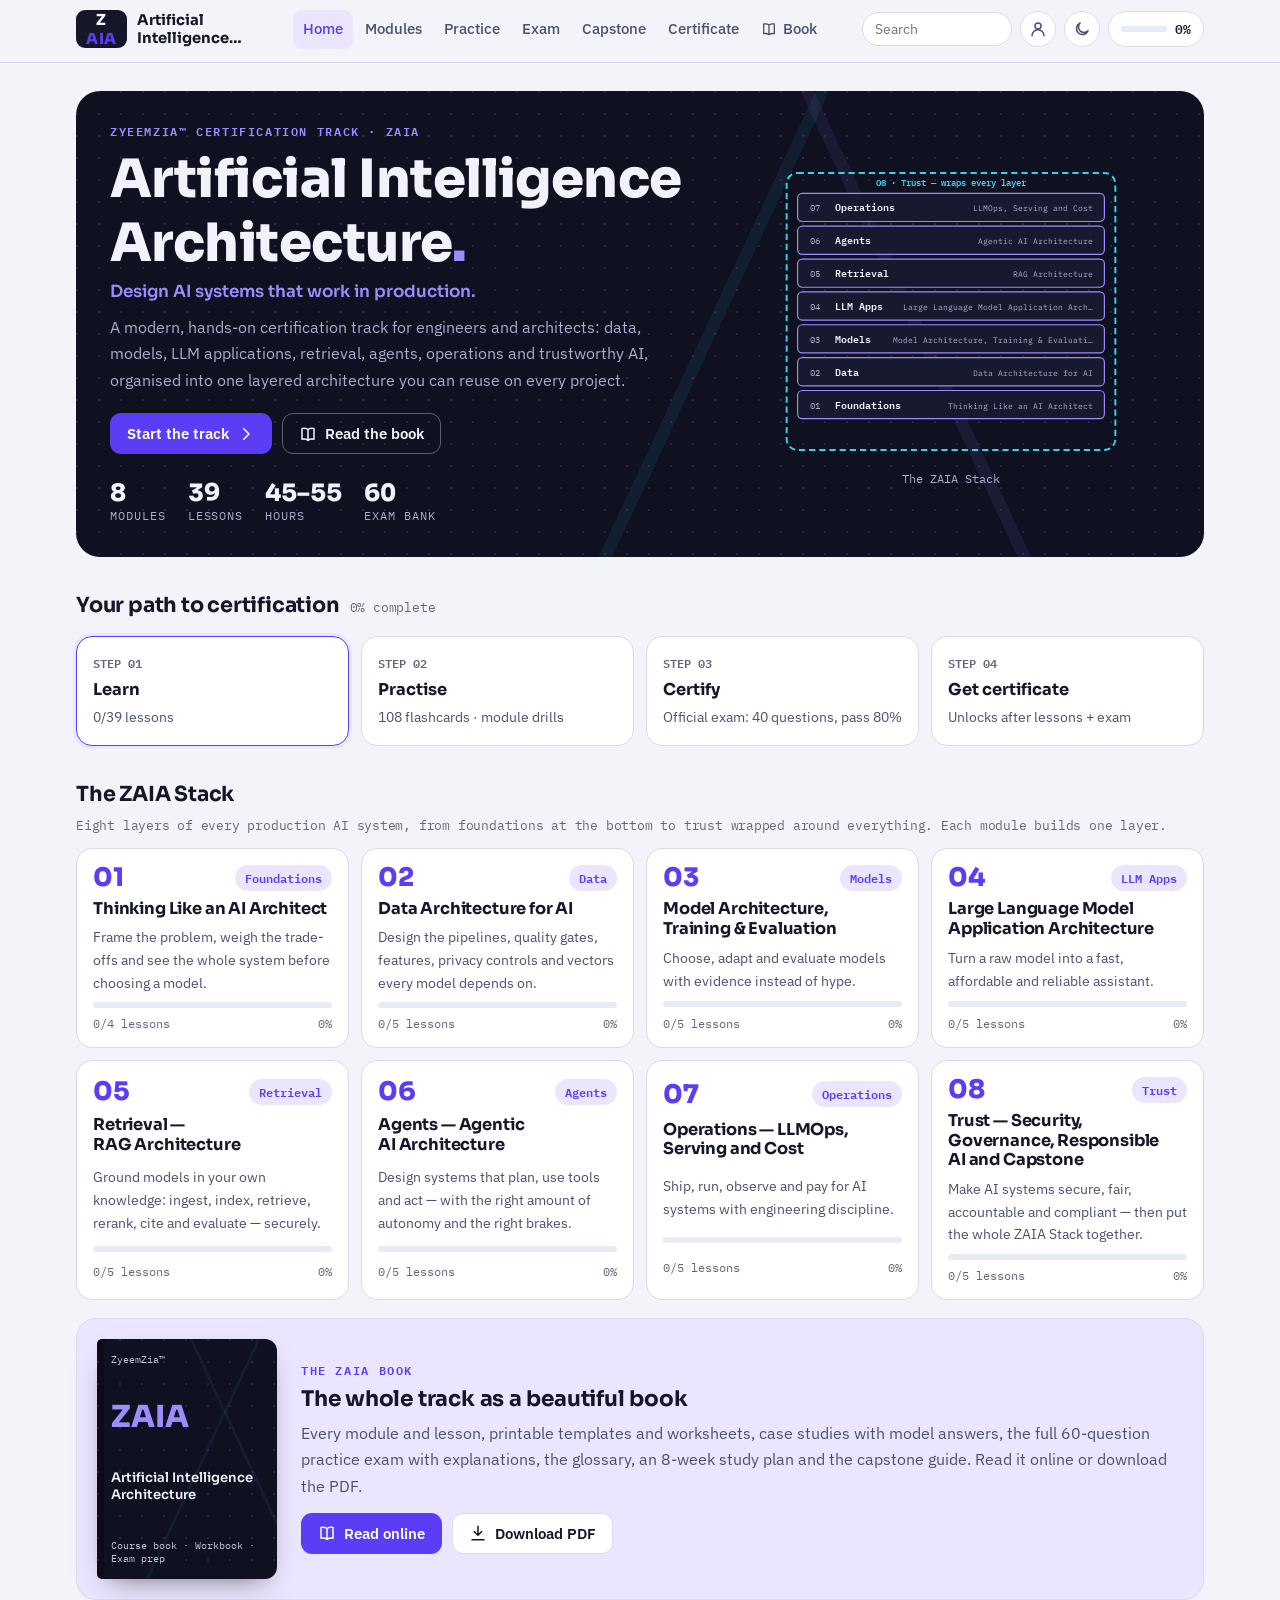
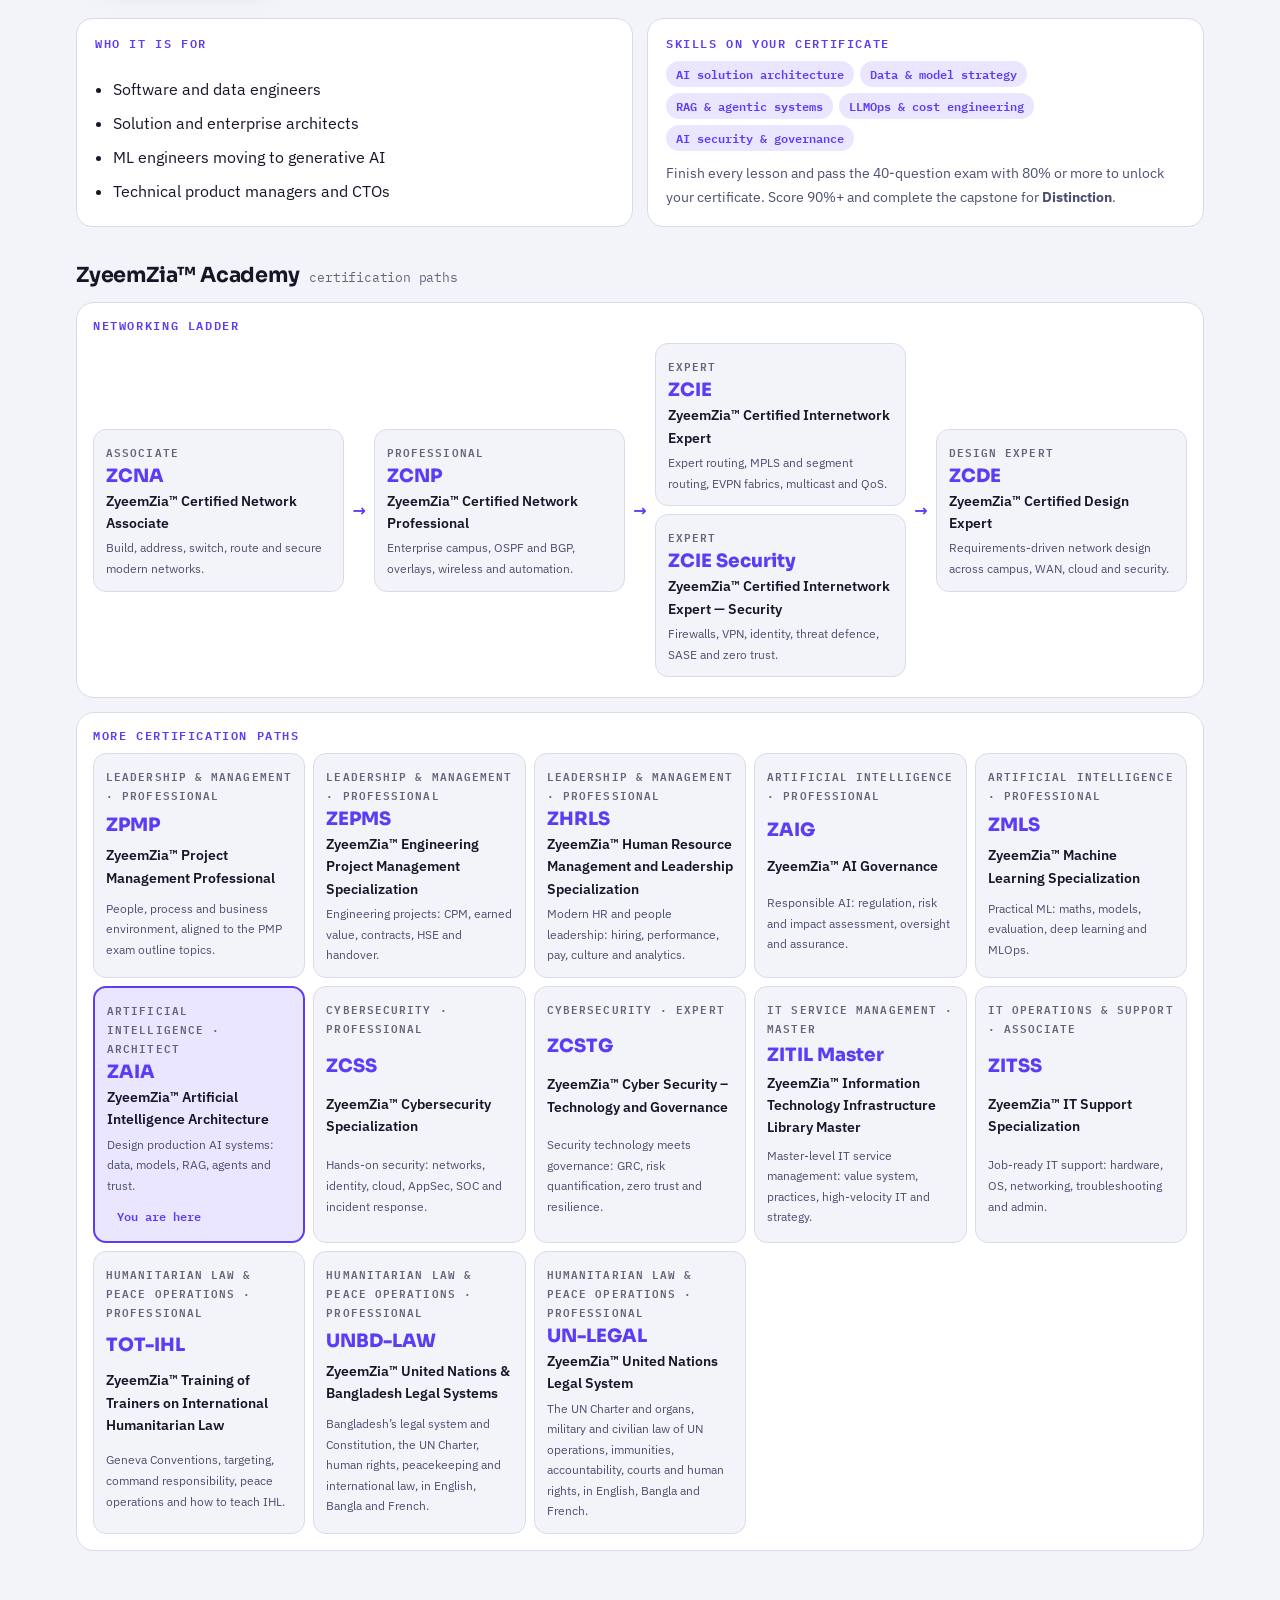
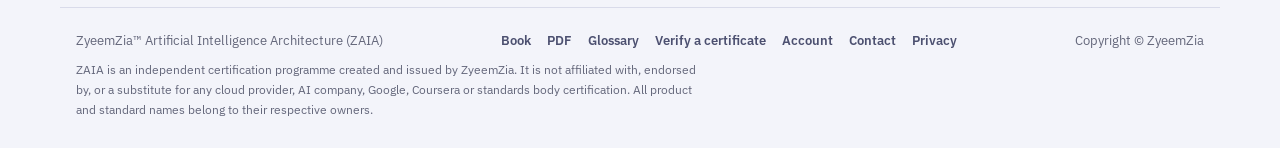
<file: index.html>
<!doctype html>
<html lang="en">
<head>
<meta charset="utf-8">
<meta name="viewport" content="width=device-width, initial-scale=1, viewport-fit=cover">
<title>ZyeemZia™ Artificial Intelligence Architecture (ZAIA)</title>
<meta name="description" content="ZyeemZia™ Artificial Intelligence Architecture (ZAIA): a modern certification track in designing production AI systems: data, models, LLM apps, RAG, agents, LLMOps and trustworthy AI. Free online course, book and certificate.">
<meta name="author" content="ZyeemZia">
<meta name="theme-color" content="#0f1020">
<link rel="icon" href="favicon.svg" type="image/svg+xml">
<link rel="canonical" href="https://zaia.zyeemzia.com/">
<meta property="og:type" content="website">
<meta property="og:site_name" content="ZyeemZia™ Certification Tracks">
<meta property="og:title" content="ZyeemZia™ Artificial Intelligence Architecture (ZAIA)">
<meta property="og:description" content="ZyeemZia™ Artificial Intelligence Architecture (ZAIA): a modern certification track in designing production AI systems: data, models, LLM apps, RAG, agents, LLMOps and trustworthy AI. Free online course, book and certificate.">
<meta property="og:url" content="https://zaia.zyeemzia.com/">
<meta property="og:image" content="https://zaia.zyeemzia.com/og-image.png">
<meta property="og:image:width" content="1200">
<meta property="og:image:height" content="630">
<meta name="twitter:card" content="summary_large_image">
<meta name="twitter:image" content="https://zaia.zyeemzia.com/og-image.png">
<script>try{var z=JSON.parse(localStorage.getItem("zaia.v1")||"{}").theme;if(z==="dark"||z==="light")document.documentElement.setAttribute("data-theme",z)}catch(e){}</script>
<link rel="stylesheet" href="fonts.css?v=66d4b9ed12">
<link rel="stylesheet" href="theme.css?v=1786ec68fc">
<link rel="preload" href="fonts/IBMPlexSans-400-latin-a68a20.woff2" as="font" type="font/woff2" crossorigin>
<link rel="preload" href="fonts/Sora-500-latin-4fa0aa.woff2" as="font" type="font/woff2" crossorigin>
<link rel="stylesheet" href="app.css?v=385b0e401c">
</head>
<body>
<header class="topbar">
  <div class="topbar-in">
    <a class="brand" href="#home" aria-label="ZAIA home"><span class="brand-mark">Z<i>AIA</i></span><span class="brand-text"><b>Artificial Intelligence Architecture</b><small>ZyeemZia™ Certification Track</small></span></a>
    <nav class="mainnav" id="mainnav" aria-label="Main"></nav>
    <div class="top-tools">
      <form class="search" id="searchForm" role="search"><input id="searchInput" type="search" placeholder="Search" aria-label="Search lessons and terms"></form>
      <a class="icon-btn search-icon" href="#search/" aria-label="Search"><svg viewBox="0 0 24 24" fill="none" stroke="currentColor" stroke-width="2" stroke-linecap="round" aria-hidden="true"><circle cx="11" cy="11" r="7"/><path d="M20 20l-4-4"/></svg></a>
      <a class="icon-btn" id="acctBtn" href="#account" aria-label="Sign in"></a>
      <button class="icon-btn" id="themeBtn" type="button" aria-label="Toggle dark mode"></button>
      <a class="prog-chip" id="progChip" href="#settings" aria-label="Your progress"></a>
    </div>
  </div>
  <div class="read-bar" id="readBar"></div>
</header>
<main id="view" class="view" tabindex="-1"><div class="boot" aria-label="Loading the course"><i></i><i></i><i></i></div></main>
<footer class="site-foot">
  <div class="row"><span>ZyeemZia™ Artificial Intelligence Architecture (ZAIA)</span><span style="display:flex;gap:16px;flex-wrap:wrap"><a href="book.html" target="_blank" rel="noopener">Book</a><a href="ZAIA-Book.pdf" download>PDF</a><a href="#glossary">Glossary</a><a href="#verify/">Verify a certificate</a><a href="#account">Account</a><a href="#contact">Contact</a><a href="privacy.html">Privacy</a></span><span>Copyright © ZyeemZia</span></div>
  <p class="disc" id="disc"></p>
</footer>
<nav class="tabbar" id="tabbar" aria-label="Main mobile"></nav>
<div class="toast" id="toast" role="status" aria-live="polite" hidden></div>
<script defer src="core.js?v=756f940ff2"></script>
<script defer src="figures.js?v=d0575e00c2"></script>
<script defer src="family.js?v=7f5398b318"></script>
<script defer src="data/track.js?v=d47acbd6a5"></script>
<script defer src="data/m1-4.js?v=0afcee7f6a"></script>
<script defer src="data/m5-8.js?v=92e3956563"></script>
<script defer src="app.js?v=317a90ee0c"></script>
</body>
</html>
</file>
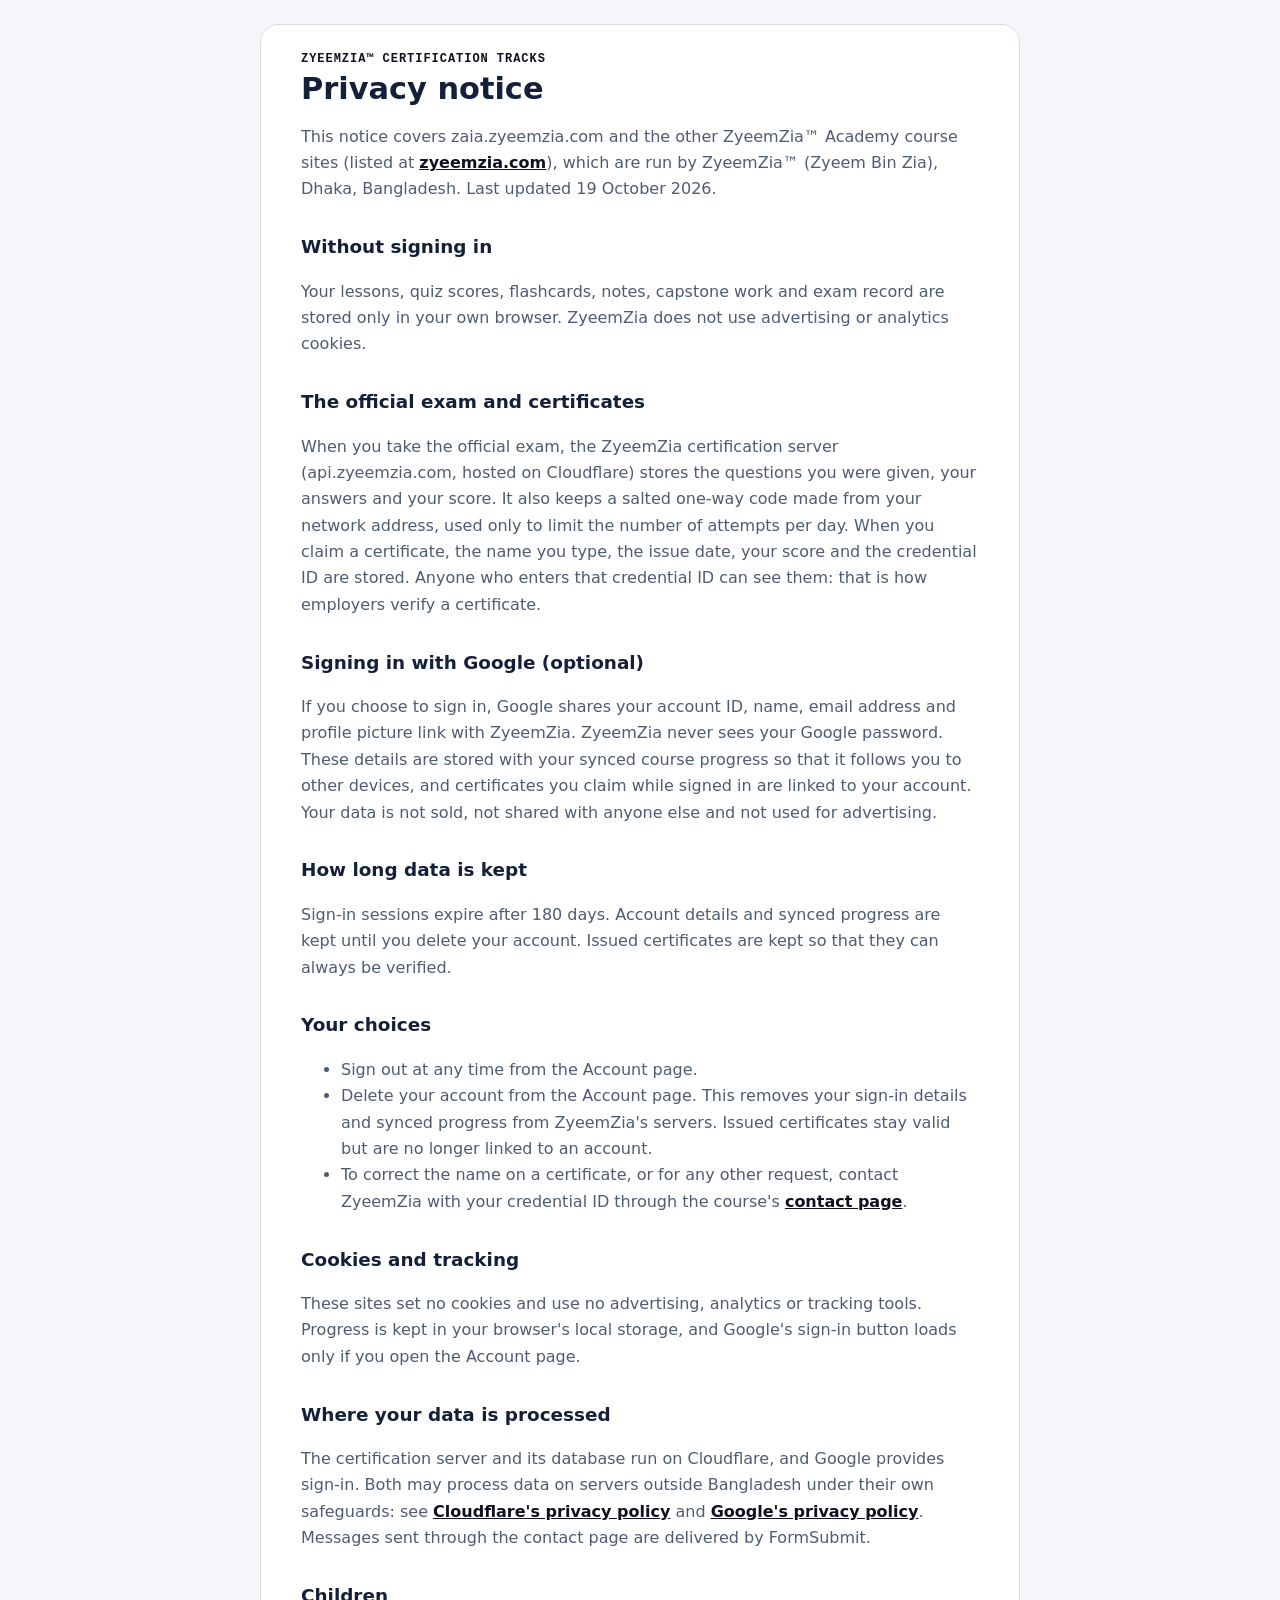
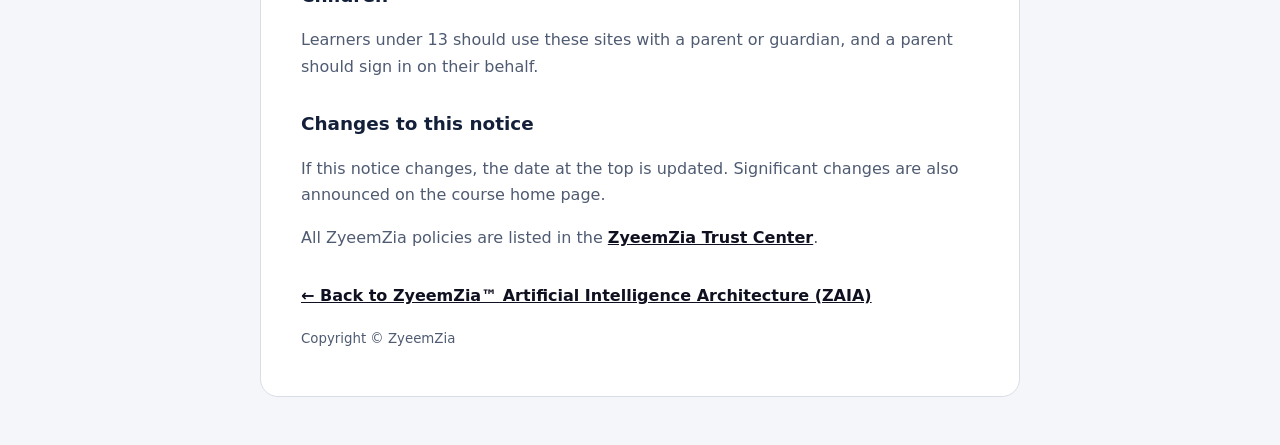
<file: privacy.html>
<!doctype html>
<html lang="en"><head><meta charset="utf-8"><meta name="viewport" content="width=device-width, initial-scale=1">
<title>Privacy notice · ZyeemZia™ ZAIA</title><meta name="description" content="How the ZyeemZia certification tracks handle your data."><link rel="icon" href="favicon.svg" type="image/svg+xml">
<style>:root{--bg:#f4f6f9;--card:#fff;--ink:#14203a;--mut:#4f5b72;--line:#d8dee8;--acc:#0f1020}@media (prefers-color-scheme:dark){:root{--bg:#0b1120;--card:#121a2c;--ink:#e8edf6;--mut:#a6b2c8;--line:#26324a;--acc:#9d8cff;color-scheme:dark}}
*{box-sizing:border-box}body{margin:0;background:var(--bg);color:var(--ink);font:16px/1.65 "Segoe UI",system-ui,sans-serif;padding:24px 16px 48px}main{max-width:760px;margin:0 auto;background:var(--card);border:1px solid var(--line);border-radius:18px;padding:28px clamp(18px,5vw,40px)}
h1{font-size:1.9rem;line-height:1.2;margin:.2em 0 .4em}h2{font-size:1.15rem;margin:1.6em 0 .3em}p,li{color:var(--mut)}a{color:var(--acc);font-weight:600}.eb{font:700 .75rem/1 ui-monospace,Consolas,monospace;letter-spacing:.08em;text-transform:uppercase;color:var(--acc)}small{color:var(--mut)}</style></head>
<body><main>
<div class="eb">ZyeemZia™ certification tracks</div>
<h1>Privacy notice</h1>
<p>This notice covers zaia.zyeemzia.com and the other ZyeemZia™ Academy course sites (listed at <a href="https://zyeemzia.com/#academy">zyeemzia.com</a>), which are run by ZyeemZia™ (Zyeem Bin Zia), Dhaka, Bangladesh. Last updated 19 October 2026.</p>
<h2>Without signing in</h2>
<p>Your lessons, quiz scores, flashcards, notes, capstone work and exam record are stored only in your own browser. ZyeemZia does not use advertising or analytics cookies.</p>
<h2>The official exam and certificates</h2>
<p>When you take the official exam, the ZyeemZia certification server (api.zyeemzia.com, hosted on Cloudflare) stores the questions you were given, your answers and your score. It also keeps a salted one-way code made from your network address, used only to limit the number of attempts per day. When you claim a certificate, the name you type, the issue date, your score and the credential ID are stored. Anyone who enters that credential ID can see them: that is how employers verify a certificate.</p>
<h2>Signing in with Google (optional)</h2>
<p>If you choose to sign in, Google shares your account ID, name, email address and profile picture link with ZyeemZia. ZyeemZia never sees your Google password. These details are stored with your synced course progress so that it follows you to other devices, and certificates you claim while signed in are linked to your account. Your data is not sold, not shared with anyone else and not used for advertising.</p>
<h2>How long data is kept</h2>
<p>Sign-in sessions expire after 180 days. Account details and synced progress are kept until you delete your account. Issued certificates are kept so that they can always be verified.</p>
<h2>Your choices</h2>
<ul><li>Sign out at any time from the Account page.</li><li>Delete your account from the Account page. This removes your sign-in details and synced progress from ZyeemZia's servers. Issued certificates stay valid but are no longer linked to an account.</li><li>To correct the name on a certificate, or for any other request, contact ZyeemZia with your credential ID through the course's <a href="./#contact">contact page</a>.</li></ul>
<h2>Cookies and tracking</h2>
<p>These sites set no cookies and use no advertising, analytics or tracking tools. Progress is kept in your browser's local storage, and Google's sign-in button loads only if you open the Account page.</p>
<h2>Where your data is processed</h2>
<p>The certification server and its database run on Cloudflare, and Google provides sign-in. Both may process data on servers outside Bangladesh under their own safeguards: see <a href="https://www.cloudflare.com/privacypolicy/">Cloudflare's privacy policy</a> and <a href="https://policies.google.com/privacy">Google's privacy policy</a>. Messages sent through the contact page are delivered by FormSubmit.</p>
<h2>Children</h2>
<p>Learners under 13 should use these sites with a parent or guardian, and a parent should sign in on their behalf.</p>
<h2>Changes to this notice</h2>
<p>If this notice changes, the date at the top is updated. Significant changes are also announced on the course home page.</p>
<p>All ZyeemZia policies are listed in the <a href="https://policy.zyeemzia.com/">ZyeemZia Trust Center</a>.</p>
<p style="margin-top:2em"><a href="./">← Back to ZyeemZia™ Artificial Intelligence Architecture (ZAIA)</a></p>
<p><small>Copyright © ZyeemZia</small></p>
</main></body></html>
</file>
<file: fonts.css>
/* Bundled Google Fonts (SIL Open Font License) for offline use and PDF printing */
@font-face {
  font-family: 'Archivo';
  font-style: normal;
  font-weight: 600;
  font-stretch: 100%;
  font-display: swap;
  src: url(fonts/Archivo-600-latin-ext-20ba07.woff2) format('woff2');
  unicode-range: U+0100-02BA, U+02BD-02C5, U+02C7-02CC, U+02CE-02D7, U+02DD-02FF, U+0304, U+0308, U+0329, U+1D00-1DBF, U+1E00-1E9F, U+1EF2-1EFF, U+2020, U+20A0-20AB, U+20AD-20C4, U+2113, U+2C60-2C7F, U+A720-A7FF;
}
@font-face {
  font-family: 'Archivo';
  font-style: normal;
  font-weight: 600;
  font-stretch: 100%;
  font-display: swap;
  src: url(fonts/Archivo-600-latin-79dc5e.woff2) format('woff2');
  unicode-range: U+0000-00FF, U+0131, U+0152-0153, U+02BB-02BC, U+02C6, U+02DA, U+02DC, U+0304, U+0308, U+0329, U+2000-206F, U+20AC, U+2122, U+2191, U+2193, U+2212, U+2215, U+FEFF, U+FFFD;
}
@font-face {
  font-family: 'Archivo';
  font-style: normal;
  font-weight: 700;
  font-stretch: 100%;
  font-display: swap;
  src: url(fonts/Archivo-600-latin-ext-20ba07.woff2) format('woff2');
  unicode-range: U+0100-02BA, U+02BD-02C5, U+02C7-02CC, U+02CE-02D7, U+02DD-02FF, U+0304, U+0308, U+0329, U+1D00-1DBF, U+1E00-1E9F, U+1EF2-1EFF, U+2020, U+20A0-20AB, U+20AD-20C4, U+2113, U+2C60-2C7F, U+A720-A7FF;
}
@font-face {
  font-family: 'Archivo';
  font-style: normal;
  font-weight: 700;
  font-stretch: 100%;
  font-display: swap;
  src: url(fonts/Archivo-600-latin-79dc5e.woff2) format('woff2');
  unicode-range: U+0000-00FF, U+0131, U+0152-0153, U+02BB-02BC, U+02C6, U+02DA, U+02DC, U+0304, U+0308, U+0329, U+2000-206F, U+20AC, U+2122, U+2191, U+2193, U+2212, U+2215, U+FEFF, U+FFFD;
}
@font-face {
  font-family: 'Archivo';
  font-style: normal;
  font-weight: 800;
  font-stretch: 100%;
  font-display: swap;
  src: url(fonts/Archivo-600-latin-ext-20ba07.woff2) format('woff2');
  unicode-range: U+0100-02BA, U+02BD-02C5, U+02C7-02CC, U+02CE-02D7, U+02DD-02FF, U+0304, U+0308, U+0329, U+1D00-1DBF, U+1E00-1E9F, U+1EF2-1EFF, U+2020, U+20A0-20AB, U+20AD-20C4, U+2113, U+2C60-2C7F, U+A720-A7FF;
}
@font-face {
  font-family: 'Archivo';
  font-style: normal;
  font-weight: 800;
  font-stretch: 100%;
  font-display: swap;
  src: url(fonts/Archivo-600-latin-79dc5e.woff2) format('woff2');
  unicode-range: U+0000-00FF, U+0131, U+0152-0153, U+02BB-02BC, U+02C6, U+02DA, U+02DC, U+0304, U+0308, U+0329, U+2000-206F, U+20AC, U+2122, U+2191, U+2193, U+2212, U+2215, U+FEFF, U+FFFD;
}
@font-face {
  font-family: 'IBM Plex Mono';
  font-style: normal;
  font-weight: 400;
  font-display: swap;
  src: url(fonts/IBMPlexMono-400-latin-ext-7f25d9.woff2) format('woff2');
  unicode-range: U+0100-02BA, U+02BD-02C5, U+02C7-02CC, U+02CE-02D7, U+02DD-02FF, U+0304, U+0308, U+0329, U+1D00-1DBF, U+1E00-1E9F, U+1EF2-1EFF, U+2020, U+20A0-20AB, U+20AD-20C4, U+2113, U+2C60-2C7F, U+A720-A7FF;
}
@font-face {
  font-family: 'IBM Plex Mono';
  font-style: normal;
  font-weight: 400;
  font-display: swap;
  src: url(fonts/IBMPlexMono-400-latin-d196e8.woff2) format('woff2');
  unicode-range: U+0000-00FF, U+0131, U+0152-0153, U+02BB-02BC, U+02C6, U+02DA, U+02DC, U+0304, U+0308, U+0329, U+2000-206F, U+20AC, U+2122, U+2191, U+2193, U+2212, U+2215, U+FEFF, U+FFFD;
}
@font-face {
  font-family: 'IBM Plex Mono';
  font-style: normal;
  font-weight: 600;
  font-display: swap;
  src: url(fonts/IBMPlexMono-600-latin-ext-bf8910.woff2) format('woff2');
  unicode-range: U+0100-02BA, U+02BD-02C5, U+02C7-02CC, U+02CE-02D7, U+02DD-02FF, U+0304, U+0308, U+0329, U+1D00-1DBF, U+1E00-1E9F, U+1EF2-1EFF, U+2020, U+20A0-20AB, U+20AD-20C4, U+2113, U+2C60-2C7F, U+A720-A7FF;
}
@font-face {
  font-family: 'IBM Plex Mono';
  font-style: normal;
  font-weight: 600;
  font-display: swap;
  src: url(fonts/IBMPlexMono-600-latin-9b8270.woff2) format('woff2');
  unicode-range: U+0000-00FF, U+0131, U+0152-0153, U+02BB-02BC, U+02C6, U+02DA, U+02DC, U+0304, U+0308, U+0329, U+2000-206F, U+20AC, U+2122, U+2191, U+2193, U+2212, U+2215, U+FEFF, U+FFFD;
}
@font-face {
  font-family: 'IBM Plex Sans';
  font-style: italic;
  font-weight: 400;
  font-stretch: 100%;
  font-display: swap;
  src: url(fonts/IBMPlexSans-400i-latin-ext-77f5d9.woff2) format('woff2');
  unicode-range: U+0100-02BA, U+02BD-02C5, U+02C7-02CC, U+02CE-02D7, U+02DD-02FF, U+0304, U+0308, U+0329, U+1D00-1DBF, U+1E00-1E9F, U+1EF2-1EFF, U+2020, U+20A0-20AB, U+20AD-20C4, U+2113, U+2C60-2C7F, U+A720-A7FF;
}
@font-face {
  font-family: 'IBM Plex Sans';
  font-style: italic;
  font-weight: 400;
  font-stretch: 100%;
  font-display: swap;
  src: url(fonts/IBMPlexSans-400i-latin-46a3d9.woff2) format('woff2');
  unicode-range: U+0000-00FF, U+0131, U+0152-0153, U+02BB-02BC, U+02C6, U+02DA, U+02DC, U+0304, U+0308, U+0329, U+2000-206F, U+20AC, U+2122, U+2191, U+2193, U+2212, U+2215, U+FEFF, U+FFFD;
}
@font-face {
  font-family: 'IBM Plex Sans';
  font-style: normal;
  font-weight: 400;
  font-stretch: 100%;
  font-display: swap;
  src: url(fonts/IBMPlexSans-400-latin-ext-71c30c.woff2) format('woff2');
  unicode-range: U+0100-02BA, U+02BD-02C5, U+02C7-02CC, U+02CE-02D7, U+02DD-02FF, U+0304, U+0308, U+0329, U+1D00-1DBF, U+1E00-1E9F, U+1EF2-1EFF, U+2020, U+20A0-20AB, U+20AD-20C4, U+2113, U+2C60-2C7F, U+A720-A7FF;
}
@font-face {
  font-family: 'IBM Plex Sans';
  font-style: normal;
  font-weight: 400;
  font-stretch: 100%;
  font-display: swap;
  src: url(fonts/IBMPlexSans-400-latin-a68a20.woff2) format('woff2');
  unicode-range: U+0000-00FF, U+0131, U+0152-0153, U+02BB-02BC, U+02C6, U+02DA, U+02DC, U+0304, U+0308, U+0329, U+2000-206F, U+20AC, U+2122, U+2191, U+2193, U+2212, U+2215, U+FEFF, U+FFFD;
}
@font-face {
  font-family: 'IBM Plex Sans';
  font-style: normal;
  font-weight: 500;
  font-stretch: 100%;
  font-display: swap;
  src: url(fonts/IBMPlexSans-400-latin-ext-71c30c.woff2) format('woff2');
  unicode-range: U+0100-02BA, U+02BD-02C5, U+02C7-02CC, U+02CE-02D7, U+02DD-02FF, U+0304, U+0308, U+0329, U+1D00-1DBF, U+1E00-1E9F, U+1EF2-1EFF, U+2020, U+20A0-20AB, U+20AD-20C4, U+2113, U+2C60-2C7F, U+A720-A7FF;
}
@font-face {
  font-family: 'IBM Plex Sans';
  font-style: normal;
  font-weight: 500;
  font-stretch: 100%;
  font-display: swap;
  src: url(fonts/IBMPlexSans-400-latin-a68a20.woff2) format('woff2');
  unicode-range: U+0000-00FF, U+0131, U+0152-0153, U+02BB-02BC, U+02C6, U+02DA, U+02DC, U+0304, U+0308, U+0329, U+2000-206F, U+20AC, U+2122, U+2191, U+2193, U+2212, U+2215, U+FEFF, U+FFFD;
}
@font-face {
  font-family: 'IBM Plex Sans';
  font-style: normal;
  font-weight: 600;
  font-stretch: 100%;
  font-display: swap;
  src: url(fonts/IBMPlexSans-400-latin-ext-71c30c.woff2) format('woff2');
  unicode-range: U+0100-02BA, U+02BD-02C5, U+02C7-02CC, U+02CE-02D7, U+02DD-02FF, U+0304, U+0308, U+0329, U+1D00-1DBF, U+1E00-1E9F, U+1EF2-1EFF, U+2020, U+20A0-20AB, U+20AD-20C4, U+2113, U+2C60-2C7F, U+A720-A7FF;
}
@font-face {
  font-family: 'IBM Plex Sans';
  font-style: normal;
  font-weight: 600;
  font-stretch: 100%;
  font-display: swap;
  src: url(fonts/IBMPlexSans-400-latin-a68a20.woff2) format('woff2');
  unicode-range: U+0000-00FF, U+0131, U+0152-0153, U+02BB-02BC, U+02C6, U+02DA, U+02DC, U+0304, U+0308, U+0329, U+2000-206F, U+20AC, U+2122, U+2191, U+2193, U+2212, U+2215, U+FEFF, U+FFFD;
}
@font-face {
  font-family: 'IBM Plex Sans';
  font-style: normal;
  font-weight: 700;
  font-stretch: 100%;
  font-display: swap;
  src: url(fonts/IBMPlexSans-400-latin-ext-71c30c.woff2) format('woff2');
  unicode-range: U+0100-02BA, U+02BD-02C5, U+02C7-02CC, U+02CE-02D7, U+02DD-02FF, U+0304, U+0308, U+0329, U+1D00-1DBF, U+1E00-1E9F, U+1EF2-1EFF, U+2020, U+20A0-20AB, U+20AD-20C4, U+2113, U+2C60-2C7F, U+A720-A7FF;
}
@font-face {
  font-family: 'IBM Plex Sans';
  font-style: normal;
  font-weight: 700;
  font-stretch: 100%;
  font-display: swap;
  src: url(fonts/IBMPlexSans-400-latin-a68a20.woff2) format('woff2');
  unicode-range: U+0000-00FF, U+0131, U+0152-0153, U+02BB-02BC, U+02C6, U+02DA, U+02DC, U+0304, U+0308, U+0329, U+2000-206F, U+20AC, U+2122, U+2191, U+2193, U+2212, U+2215, U+FEFF, U+FFFD;
}
@font-face {
  font-family: 'Sora';
  font-style: normal;
  font-weight: 500;
  font-display: swap;
  src: url(fonts/Sora-500-latin-ext-f9e5e3.woff2) format('woff2');
  unicode-range: U+0100-02BA, U+02BD-02C5, U+02C7-02CC, U+02CE-02D7, U+02DD-02FF, U+0304, U+0308, U+0329, U+1D00-1DBF, U+1E00-1E9F, U+1EF2-1EFF, U+2020, U+20A0-20AB, U+20AD-20C4, U+2113, U+2C60-2C7F, U+A720-A7FF;
}
@font-face {
  font-family: 'Sora';
  font-style: normal;
  font-weight: 500;
  font-display: swap;
  src: url(fonts/Sora-500-latin-4fa0aa.woff2) format('woff2');
  unicode-range: U+0000-00FF, U+0131, U+0152-0153, U+02BB-02BC, U+02C6, U+02DA, U+02DC, U+0304, U+0308, U+0329, U+2000-206F, U+20AC, U+2122, U+2191, U+2193, U+2212, U+2215, U+FEFF, U+FFFD;
}
@font-face {
  font-family: 'Sora';
  font-style: normal;
  font-weight: 600;
  font-display: swap;
  src: url(fonts/Sora-500-latin-ext-f9e5e3.woff2) format('woff2');
  unicode-range: U+0100-02BA, U+02BD-02C5, U+02C7-02CC, U+02CE-02D7, U+02DD-02FF, U+0304, U+0308, U+0329, U+1D00-1DBF, U+1E00-1E9F, U+1EF2-1EFF, U+2020, U+20A0-20AB, U+20AD-20C4, U+2113, U+2C60-2C7F, U+A720-A7FF;
}
@font-face {
  font-family: 'Sora';
  font-style: normal;
  font-weight: 600;
  font-display: swap;
  src: url(fonts/Sora-500-latin-4fa0aa.woff2) format('woff2');
  unicode-range: U+0000-00FF, U+0131, U+0152-0153, U+02BB-02BC, U+02C6, U+02DA, U+02DC, U+0304, U+0308, U+0329, U+2000-206F, U+20AC, U+2122, U+2191, U+2193, U+2212, U+2215, U+FEFF, U+FFFD;
}
@font-face {
  font-family: 'Sora';
  font-style: normal;
  font-weight: 700;
  font-display: swap;
  src: url(fonts/Sora-500-latin-ext-f9e5e3.woff2) format('woff2');
  unicode-range: U+0100-02BA, U+02BD-02C5, U+02C7-02CC, U+02CE-02D7, U+02DD-02FF, U+0304, U+0308, U+0329, U+1D00-1DBF, U+1E00-1E9F, U+1EF2-1EFF, U+2020, U+20A0-20AB, U+20AD-20C4, U+2113, U+2C60-2C7F, U+A720-A7FF;
}
@font-face {
  font-family: 'Sora';
  font-style: normal;
  font-weight: 700;
  font-display: swap;
  src: url(fonts/Sora-500-latin-4fa0aa.woff2) format('woff2');
  unicode-range: U+0000-00FF, U+0131, U+0152-0153, U+02BB-02BC, U+02C6, U+02DA, U+02DC, U+0304, U+0308, U+0329, U+2000-206F, U+20AC, U+2122, U+2191, U+2193, U+2212, U+2215, U+FEFF, U+FFFD;
}
@font-face {
  font-family: 'Sora';
  font-style: normal;
  font-weight: 800;
  font-display: swap;
  src: url(fonts/Sora-500-latin-ext-f9e5e3.woff2) format('woff2');
  unicode-range: U+0100-02BA, U+02BD-02C5, U+02C7-02CC, U+02CE-02D7, U+02DD-02FF, U+0304, U+0308, U+0329, U+1D00-1DBF, U+1E00-1E9F, U+1EF2-1EFF, U+2020, U+20A0-20AB, U+20AD-20C4, U+2113, U+2C60-2C7F, U+A720-A7FF;
}
@font-face {
  font-family: 'Sora';
  font-style: normal;
  font-weight: 800;
  font-display: swap;
  src: url(fonts/Sora-500-latin-4fa0aa.woff2) format('woff2');
  unicode-range: U+0000-00FF, U+0131, U+0152-0153, U+02BB-02BC, U+02C6, U+02DA, U+02DC, U+0304, U+0308, U+0329, U+2000-206F, U+20AC, U+2122, U+2191, U+2193, U+2212, U+2215, U+FEFF, U+FFFD;
}
</file>
<file: theme.css>
/* ZAIA — "neural blueprint": graphite ink, electric violet, signal cyan; circuit dot-grid motif. */
:root {
  --bg: #f3f4fa; --surface: #ffffff; --surface-2: #e8eaf4; --ink: #151729; --ink-2: #4c5070; --ink-3: #63667a; --line: #d9dbea;
  --accent: #5b3df5; --accent-ink: #ffffff; --accent-soft: #ebe6ff; --accent-2: #097892; --accent-2-soft: #dcf2f7;
  --good: #1d7a52; --good-soft: #dcf2e6; --bad: #b3263a; --bad-soft: #f9e0e4; --warn: #b77800; --warn-soft: #fbefd3;
  --hero-bg: #0f1020; --hero-ink: #f1f2fb; --hero-ink-2: #a9adcc; --hero-accent: #9d8cff;
  --motif: radial-gradient(circle at 1px 1px, rgba(157,140,255,.35) 1px, transparent 1.6px) 0 0 / 22px 22px,
    linear-gradient(115deg, transparent 55%, rgba(56,208,234,.16) 55% 56%, transparent 56%),
    linear-gradient(65deg, transparent 70%, rgba(157,140,255,.18) 70% 71%, transparent 71%);
  --sg-line: #34385a; --sg-accent: #9d8cff; --sg-accent-2: #38d0ea; --sg-node: #17192e; --sg-ink: #f1f2fb; --sg-ink-2: #a9adcc;
  --f-display: "Sora", "IBM Plex Sans", "Segoe UI", sans-serif; --f-body: "IBM Plex Sans", "Segoe UI", system-ui, sans-serif; --f-mono: "IBM Plex Mono", Consolas, monospace;
  --radius: 16px;
  --on-status: #ffffff;
}
@media (prefers-color-scheme: dark) {
  :root:not([data-theme="light"]) {
    --bg: #0a0b14; --surface: #12141f; --surface-2: #1a1d2c; --ink: #eceefa; --ink-2: #a7abc8; --ink-3: #8386a1; --line: #262a3d;
    --accent: #9d8cff; --accent-ink: #120c2e; --accent-soft: #231d45; --accent-2: #38d0ea; --accent-2-soft: #0f2a33;
    --on-status: #0a0b14; --good: #5bd39a; --good-soft: #10301f; --bad: #ff7a8c; --bad-soft: #3a1520; --warn: #f2b84c; --warn-soft: #3a2c10;
    --hero-bg: #06070e; --hero-ink: #f1f2fb; --hero-ink-2: #9a9ec0; --hero-accent: #b3a6ff;
    color-scheme: dark;
  }
}
:root[data-theme="dark"] {
  --bg: #0a0b14; --surface: #12141f; --surface-2: #1a1d2c; --ink: #eceefa; --ink-2: #a7abc8; --ink-3: #8386a1; --line: #262a3d;
  --accent: #9d8cff; --accent-ink: #120c2e; --accent-soft: #231d45; --accent-2: #38d0ea; --accent-2-soft: #0f2a33;
  --on-status: #0a0b14; --good: #5bd39a; --good-soft: #10301f; --bad: #ff7a8c; --bad-soft: #3a1520; --warn: #f2b84c; --warn-soft: #3a2c10;
  --hero-bg: #06070e; --hero-ink: #f1f2fb; --hero-ink-2: #9a9ec0; --hero-accent: #b3a6ff;
  color-scheme: dark;
}
</file>
<file: app.css>
/* ZyeemZia certification engine — site styles. Colours and faces come from theme.css (per track). */
* { box-sizing: border-box; }
[hidden] { display: none !important; }
html { -webkit-text-size-adjust: 100%; }
body { margin: 0; background: var(--bg); color: var(--ink); font: 16px/1.65 var(--f-body); }
a { color: var(--accent); }
button { font: inherit; color: inherit; }
:focus-visible { outline: 3px solid var(--accent-2); outline-offset: 2px; border-radius: 6px; }
h1, h2, h3, h4 { margin: 0; line-height: 1.2; text-wrap: balance; font-family: var(--f-display); letter-spacing: -.01em; }
p { margin: 0; }
code { font: .9em var(--f-mono); background: var(--surface-2); padding: 1px 6px; border-radius: 5px; }
.muted { color: var(--ink-2); }
.eyebrow { font: 600 .72rem/1.2 var(--f-mono); letter-spacing: .14em; text-transform: uppercase; color: var(--accent); }

/* ---------- chrome ---------- */
.topbar { position: sticky; top: 0; padding-top: env(safe-area-inset-top, 0px); z-index: 30; background: color-mix(in srgb, var(--bg) 88%, transparent); backdrop-filter: blur(10px) saturate(1.3); -webkit-backdrop-filter: blur(10px) saturate(1.3); border-bottom: 1px solid var(--line); }
.topbar-in { max-width: 1160px; margin: 0 auto; display: flex; align-items: center; gap: 16px; padding-block: 10px; padding-left: max(16px, env(safe-area-inset-left, 0px)); padding-right: max(16px, env(safe-area-inset-right, 0px)); }
.brand { display: flex; align-items: center; gap: 10px; text-decoration: none; color: var(--ink); flex-shrink: 0; }
.brand-mark { height: 38px; padding: 0 10px; display: grid; place-items: center; background: var(--ink); color: var(--bg); font: 800 .95rem var(--f-display); letter-spacing: .04em; border-radius: 9px; }
.brand-mark i { font-style: normal; color: var(--accent); }
.brand-text { display: flex; flex-direction: column; line-height: 1.15; }
.brand-text b { font: 700 .92rem var(--f-display); }
.brand-text small { font: 500 .7rem var(--f-mono); color: var(--ink-2); letter-spacing: .04em; }
.mainnav { display: flex; gap: 2px; margin-left: 8px; }
.mainnav a { text-decoration: none; color: var(--ink-2); padding: 7px 10px; border-radius: 9px; font-weight: 500; font-size: .93rem; white-space: nowrap; display: inline-flex; gap: 6px; align-items: center; }
.mainnav a:hover { background: var(--surface-2); color: var(--ink); }
.mainnav a[aria-current="page"] { color: var(--accent); background: var(--accent-soft); }
.mainnav svg { width: 16px; height: 16px; }
.top-tools { margin-left: auto; display: flex; gap: 8px; align-items: center; }
.icon-btn { width: 36px; height: 36px; border-radius: 50%; border: 1px solid var(--line); background: var(--surface); display: grid; place-items: center; cursor: pointer; color: var(--ink-2); }
.icon-btn svg, .btn svg, .tabbar svg { width: 18px; height: 18px; }
.prog-chip { display: inline-flex; align-items: center; gap: 8px; text-decoration: none; color: var(--ink); font: 600 .82rem var(--f-mono); background: var(--surface); border: 1px solid var(--line); padding: 6px 12px; border-radius: 999px; font-variant-numeric: tabular-nums; white-space: nowrap; }
.prog-chip i { width: 46px; height: 6px; border-radius: 9px; background: var(--surface-2); overflow: hidden; display: inline-block; }
.prog-chip i b { display: block; height: 100%; background: var(--accent); }
.read-bar { height: 3px; width: 100%; background: var(--accent); transform: scaleX(0); transform-origin: 0 50%; transition: transform .15s; }
.tabbar { display: none; }
.view { max-width: 1160px; margin: 0 auto; outline: none; padding-block: 28px 56px; padding-left: max(16px, env(safe-area-inset-left, 0px)); padding-right: max(16px, env(safe-area-inset-right, 0px)); }
.site-foot { max-width: 1160px; margin: 0 auto; padding-block: 22px 28px; padding-left: max(16px, env(safe-area-inset-left, 0px)); padding-right: max(16px, env(safe-area-inset-right, 0px)); border-top: 1px solid var(--line); color: var(--ink-3); font-size: .82rem; display: grid; gap: 8px; }
.site-foot .row { display: flex; gap: 8px 18px; flex-wrap: wrap; justify-content: space-between; }
.site-foot a { color: var(--ink-2); text-decoration: none; font-weight: 600; }
.site-foot .disc { font-size: .76rem; max-width: 90ch; }

/* ---------- common ---------- */
.btn { display: inline-flex; align-items: center; justify-content: center; gap: 8px; border: 1px solid var(--line); background: var(--surface); color: var(--ink); padding: 10px 16px; border-radius: 11px; cursor: pointer; font-weight: 600; text-decoration: none; font-size: .95rem; line-height: 1.25; }
.btn:hover { border-color: var(--ink-3); }
.btn-primary { background: var(--accent); color: var(--accent-ink); border-color: transparent; }
.btn-primary:hover { filter: brightness(1.07); border-color: transparent; }
.btn-dark { background: var(--ink); color: var(--bg); border-color: transparent; }
.btn-ghost { background: none; border-color: transparent; color: var(--ink-2); }
.btn-sm { padding: 6px 11px; font-size: .85rem; border-radius: 9px; }
.btn[disabled] { opacity: .45; cursor: not-allowed; }
.chip { display: inline-flex; align-items: center; gap: 5px; padding: 3px 10px; border-radius: 999px; font: 600 .76rem var(--f-mono); background: var(--surface-2); color: var(--ink-2); white-space: nowrap; }
.chip.ok { background: var(--good-soft); color: var(--good); }
.chip.acc { background: var(--accent-soft); color: var(--accent); }
.chips { display: flex; flex-wrap: wrap; gap: 6px; }
.card { background: var(--surface); border: 1px solid var(--line); border-radius: var(--radius); }
.page-head { display: grid; gap: 6px; margin-bottom: 22px; }
.page-title { font-size: clamp(1.7rem, 3.4vw, 2.4rem); }
.section-title { font-size: 1.3rem; margin: 36px 0 14px; display: flex; align-items: baseline; gap: 10px; flex-wrap: wrap; }
.section-title small { font: 500 .8rem var(--f-mono); color: var(--ink-3); }
.bar { height: 6px; border-radius: 9px; background: var(--surface-2); overflow: hidden; }
.bar > i { display: block; height: 100%; background: var(--accent); }
.empty { text-align: center; padding: 48px 20px; color: var(--ink-2); border: 1px dashed var(--line); border-radius: 18px; }

/* ---------- home ---------- */
.hero { position: relative; overflow: hidden; display: grid; grid-template-columns: minmax(0, 1.15fr) minmax(0, .85fr); gap: 28px; align-items: center; padding: 34px; border-radius: 24px; background: var(--hero-bg); color: var(--hero-ink); }
.hero .motif { position: absolute; inset: 0; pointer-events: none; opacity: .5; background: var(--motif); }
.hero > *:not(.motif) { position: relative; min-width: 0; }
.hero .eyebrow { color: var(--hero-accent); }
.hero h1 { font-size: clamp(2rem, 4.6vw, 3.3rem); font-weight: 800; margin: 10px 0 6px; color: var(--hero-ink); }
.hero h1 span { color: var(--hero-accent); }
.hero .tag { font: 600 1.05rem var(--f-display); color: var(--hero-accent); }
.hero .lead { color: var(--hero-ink-2); max-width: 58ch; margin-top: 12px; }
.hero-actions { display: flex; gap: 10px; flex-wrap: wrap; margin-top: 20px; }
.hero .btn:not(.btn-primary) { background: transparent; color: var(--hero-ink); border-color: color-mix(in srgb, var(--hero-ink) 35%, transparent); }
.hero-stats { display: flex; gap: 22px; flex-wrap: wrap; margin-top: 24px; }
.hero-stats div { display: grid; }
.hero-stats b { font: 800 1.5rem var(--f-display); color: var(--hero-ink); font-variant-numeric: tabular-nums; }
.hero-stats span { font: 500 .74rem var(--f-mono); color: var(--hero-ink-2); text-transform: uppercase; letter-spacing: .08em; }
.hero-sig { display: grid; justify-items: center; gap: 8px; }
.hero-sig .sg { width: 100%; max-width: 360px; height: auto; }
.hero-sig figcaption { font: 500 .78rem var(--f-mono); color: var(--hero-ink-2); text-align: center; }

.path { display: grid; grid-template-columns: repeat(4, minmax(0, 1fr)); gap: 12px; margin-top: 18px; }
.path-step { padding: 16px; border-radius: 16px; background: var(--surface); border: 1px solid var(--line); display: grid; gap: 6px; position: relative; }
.path-step .n { font: 700 .74rem var(--f-mono); color: var(--ink-3); }
.path-step b { font: 700 1.02rem var(--f-display); }
.path-step small { color: var(--ink-2); font-size: .85rem; }
.path-step.done { border-color: var(--good); }
.path-step.done .n { color: var(--good); }
.path-step.now { border-color: var(--accent); box-shadow: 0 0 0 3px var(--accent-soft); }

.mod-grid { display: grid; grid-template-columns: repeat(4, minmax(0, 1fr)); gap: 12px; }
.mod-card { display: grid; gap: 8px; padding: 16px; border-radius: 16px; background: var(--surface); border: 1px solid var(--line); text-decoration: none; color: var(--ink); transition: transform .15s, border-color .15s; min-width: 0; }
.mod-card:hover { transform: translateY(-2px); border-color: var(--accent); }
.mod-top { display: flex; justify-content: space-between; align-items: center; }
.mod-num { font: 800 1.6rem/1 var(--f-display); color: var(--accent); }
.mod-card h3 { font-size: 1.02rem; }
.mod-card p { font-size: .86rem; color: var(--ink-2); }
.mod-card .meta { display: flex; justify-content: space-between; font: 500 .74rem var(--f-mono); color: var(--ink-3); }
.book-banner { display: grid; grid-template-columns: 180px minmax(0, 1fr); gap: 24px; align-items: center; padding: 20px; border-radius: 20px; background: var(--accent-soft); border: 1px solid var(--line); margin-top: 18px; }
.bb-cover { aspect-ratio: 3/4; border-radius: 5px 12px 12px 5px; background: var(--hero-bg); color: var(--hero-ink); padding: 14px; display: flex; flex-direction: column; justify-content: space-between; text-decoration: none; box-shadow: inset 7px 0 0 rgba(0,0,0,.25), 0 12px 26px -12px rgba(0,0,0,.5); position: relative; overflow: hidden; transition: transform .2s; }
.bb-cover:hover { transform: rotate(-2deg) translateY(-3px); }
.bb-cover .motif { position: absolute; inset: 0; background: var(--motif); opacity: .5; }
.bb-cover > *:not(.motif) { position: relative; }
.bb-cover b { font: 800 1.9rem/1 var(--f-display); color: var(--hero-accent); }
.bb-cover span { font: 600 .82rem/1.3 var(--f-display); }
.bb-cover small { font: 500 .62rem var(--f-mono); opacity: .8; }
.bb-text { display: grid; gap: 8px; min-width: 0; }
.bb-text h2 { font-size: 1.35rem; }
.two { display: grid; grid-template-columns: minmax(0, 1fr) minmax(0, 1fr); gap: 14px; }
.list-card { padding: 18px; display: grid; gap: 10px; }
.list-card ul { margin: 0; padding-left: 18px; display: grid; gap: 4px; }

/* ---------- module & lesson ---------- */
.crumbs { display: flex; gap: 8px; align-items: center; font-size: .85rem; color: var(--ink-2); flex-wrap: wrap; }
.crumbs a { color: var(--ink-2); text-decoration: none; }
.mod-hero { padding: 26px; border-radius: 20px; background: var(--surface); border: 1px solid var(--line); display: grid; grid-template-columns: auto minmax(0, 1fr); gap: 22px; margin: 14px 0 22px; align-items: start; }
.mod-big { font: 800 4rem/1 var(--f-display); color: var(--accent); }
.outcomes { margin: 12px 0 0; padding: 0; list-style: none; display: grid; gap: 6px; }
.outcomes li { display: flex; gap: 10px; }
.outcomes li::before { content: ""; width: 8px; height: 8px; margin-top: .6em; flex-shrink: 0; background: var(--accent); border-radius: 2px; }
.lesson-list { display: grid; gap: 10px; }
.lesson-row { display: grid; grid-template-columns: 54px minmax(0, 1fr) auto; gap: 14px; align-items: center; padding: 14px 16px; border-radius: 14px; background: var(--surface); border: 1px solid var(--line); text-decoration: none; color: var(--ink); }
.lesson-row:hover { border-color: var(--accent); }
.lesson-row .ln { font: 700 1.15rem var(--f-mono); color: var(--ink-3); text-align: center; }
.lesson-row.done .ln { color: var(--good); }
.lesson-row b { font-family: var(--f-display); }
.lesson-row small { display: block; color: var(--ink-2); }
.lesson { max-width: 840px; margin: 0 auto; }
.lesson-head { margin: 14px 0 22px; padding: 24px; border-radius: 20px; background: var(--surface); border: 1px solid var(--line); border-top: 5px solid var(--accent); }
.lesson-head h1 { font-size: clamp(1.5rem, 3.2vw, 2.1rem); margin: 6px 0; }
.objectives { margin: 12px 0 0; padding: 12px 14px; list-style: none; display: grid; gap: 6px; background: var(--surface-2); border-radius: 12px; font-size: .95rem; }
.objectives li::before { content: "→ "; color: var(--accent); font-weight: 700; }
.blocks { display: grid; gap: 18px; }
.blk-title { font-size: 1.12rem; margin-bottom: 8px; }
.b-text { font-size: 1.04rem; }
.callout { padding: 14px 16px; border-radius: 14px; border-left: 4px solid var(--c); background: color-mix(in srgb, var(--c) 9%, var(--surface)); }
.callout .ct { font: 700 .72rem var(--f-mono); letter-spacing: .12em; text-transform: uppercase; color: var(--c); display: block; margin-bottom: 4px; }
.callout b.h { display: block; font-family: var(--f-display); margin-bottom: 2px; }
.callout.insight { --c: var(--accent-2); } .callout.warning { --c: var(--bad); } .callout.example { --c: var(--good); } .callout.pro { --c: var(--accent); } .callout.definition { --c: var(--ink-2); }
.keypoints { padding: 16px 18px; border-radius: 14px; background: var(--surface); border: 1px solid var(--line); }
.keypoints ul { margin: 0; padding: 0; list-style: none; display: grid; gap: 8px; }
.keypoints li { display: grid; grid-template-columns: 22px minmax(0, 1fr); }
.keypoints li::before { content: "✓"; color: var(--accent); font-weight: 800; }
.tbl { overflow-x: auto; border: 1px solid var(--line); border-radius: 14px; background: var(--surface); }
table { width: 100%; border-collapse: collapse; font-size: .93rem; }
th, td { text-align: left; padding: 9px 12px; border-bottom: 1px solid var(--line); vertical-align: top; }
th { background: var(--surface-2); font: 600 .78rem var(--f-mono); letter-spacing: .04em; color: var(--ink-2); text-transform: uppercase; }
tr:last-child td { border-bottom: 0; }
.steps { margin: 0; padding: 0; list-style: none; counter-reset: st; display: grid; gap: 10px; }
.steps li { counter-increment: st; display: grid; grid-template-columns: 38px minmax(0, 1fr); gap: 12px; padding: 12px 14px; border-radius: 14px; background: var(--surface); border: 1px solid var(--line); }
.steps li::before { content: counter(st, decimal-leading-zero); font: 700 .95rem var(--f-mono); color: var(--accent); padding-top: 2px; }
.steps b { font-family: var(--f-display); display: block; }
.fw { display: grid; grid-template-columns: repeat(auto-fill, minmax(200px, 1fr)); gap: 10px; }
.fw-card { padding: 14px; border-radius: 14px; background: var(--surface); border: 1px solid var(--line); display: grid; gap: 4px; align-content: start; }
.fw-card .lab { font: 800 .82rem var(--f-mono); color: var(--accent-ink); background: var(--accent); justify-self: start; padding: 2px 8px; border-radius: 6px; }
.fw-card b { font-family: var(--f-display); }
.fw-card p { font-size: .9rem; color: var(--ink-2); }
.cmp { display: grid; grid-template-columns: repeat(var(--n), minmax(0, 1fr)); gap: 10px; }
.cmp-col { padding: 14px; border-radius: 14px; background: var(--surface); border: 1px solid var(--line); }
.cmp-col h4 { font-size: 1rem; padding-bottom: 8px; margin-bottom: 8px; border-bottom: 2px solid var(--accent); }
.cmp-col ul { margin: 0; padding-left: 18px; display: grid; gap: 4px; font-size: .92rem; }
.flow { display: flex; gap: 0; overflow-x: auto; padding: 4px 2px 8px; }
.flow-i { flex: 1 1 0; min-width: 130px; padding: 12px; background: var(--surface); border: 1px solid var(--line); border-radius: 12px; position: relative; display: grid; gap: 4px; align-content: start; }
.flow-i + .flow-i { margin-left: 22px; }
.flow-i + .flow-i::before { content: ""; position: absolute; left: -19px; top: 50%; width: 16px; height: 2px; background: var(--accent); }
.flow-i + .flow-i::after { content: ""; position: absolute; left: -7px; top: calc(50% - 4px); border: 5px solid transparent; border-left-color: var(--accent); }
.flow-i b { font: 700 .92rem var(--f-display); }
.flow-i span { font-size: .82rem; color: var(--ink-2); }
.flow-i .k { font: 700 .7rem var(--f-mono); color: var(--accent); }
.layers { display: grid; gap: 6px; }
.layer { display: grid; grid-template-columns: 170px minmax(0, 1fr); border-radius: 12px; overflow: hidden; border: 1px solid var(--line); background: var(--surface); }
.layer > b { background: color-mix(in srgb, var(--accent) calc(var(--d) * 1%), var(--surface)); color: var(--ink); padding: 10px 12px; font: 700 .88rem var(--f-display); display: flex; align-items: center; }
.layer .parts { display: flex; flex-wrap: wrap; gap: 6px; padding: 8px 10px; align-items: center; }
.layer .parts span { font: 500 .8rem var(--f-mono); padding: 3px 9px; border-radius: 7px; background: var(--surface-2); border: 1px solid var(--line); }
.formula { display: grid; grid-template-columns: repeat(auto-fill, minmax(230px, 1fr)); gap: 10px; }
.fm { padding: 14px; border-radius: 14px; background: var(--surface); border: 1px solid var(--line); display: grid; gap: 4px; }
.fm small { font: 600 .72rem var(--f-mono); color: var(--ink-3); text-transform: uppercase; letter-spacing: .08em; }
.fm code { font-size: 1rem; background: var(--accent-soft); color: var(--ink); padding: 6px 10px; justify-self: start; max-width: 100%; overflow-wrap: anywhere; white-space: normal; }
.fm p { font-size: .88rem; color: var(--ink-2); }
.case { border-radius: 16px; border: 1px solid var(--line); background: var(--surface); overflow: hidden; }
.case-h { padding: 12px 16px; background: var(--ink); color: var(--bg); display: flex; gap: 10px; align-items: center; }
.case-h b { font-family: var(--f-display); }
.case-b { padding: 16px; display: grid; gap: 10px; }
.case-b ol { margin: 0; padding-left: 20px; display: grid; gap: 4px; }
.reveal { border-top: 1px dashed var(--line); padding-top: 10px; }
.scenario { border-radius: 16px; border: 2px solid var(--accent-2); background: var(--surface); padding: 16px; display: grid; gap: 12px; }
.sc-opts { display: grid; gap: 8px; }
.sc-opt { text-align: left; border: 1.5px solid var(--line); background: var(--bg); border-radius: 12px; padding: 11px 14px; cursor: pointer; display: grid; gap: 4px; }
.sc-opt:hover:not([disabled]) { border-color: var(--accent-2); }
.sc-opt .fb { font-size: .88rem; color: var(--ink-2); }
.sc-opt.best { border-color: var(--good); background: var(--good-soft); }
.sc-opt.weak { border-color: var(--bad); background: var(--bad-soft); }
.sc-opt[disabled] { cursor: default; }
.checklist { padding: 16px; border-radius: 16px; background: var(--surface); border: 1px solid var(--line); display: grid; gap: 8px; }
.ck { display: flex; gap: 10px; align-items: flex-start; cursor: pointer; }
.ck input { width: 19px; height: 19px; margin-top: 3px; accent-color: var(--accent); flex-shrink: 0; }
.template { border-radius: 16px; border: 1px solid var(--line); background: var(--surface); overflow: hidden; }
.tp-h { padding: 12px 16px; display: flex; justify-content: space-between; gap: 10px; align-items: center; flex-wrap: wrap; background: var(--accent-soft); }
.tp-h b { font-family: var(--f-display); }
.template .tbl { border: 0; border-radius: 0; }
.template td[contenteditable] { background: var(--bg); min-width: 90px; }
.template td[contenteditable]:focus { outline: 2px solid var(--accent); outline-offset: -2px; }
.template tr.ex td { color: var(--ink-2); font-style: italic; }
.reflection { padding: 16px; border-radius: 16px; background: var(--surface); border: 1px dashed var(--ink-3); display: grid; gap: 8px; }
.reflection textarea { width: 100%; min-height: 96px; border-radius: 10px; border: 1px solid var(--line); background: var(--bg); color: var(--ink); padding: 10px; font: inherit; resize: vertical; }
.terms { display: grid; grid-template-columns: repeat(auto-fill, minmax(230px, 1fr)); gap: 8px; }
.term { padding: 12px 14px; border-radius: 12px; background: var(--surface); border: 1px solid var(--line); }
.term b { font-family: var(--f-display); display: block; color: var(--accent); }
.term span { font-size: .9rem; color: var(--ink-2); }
.quiz { border-radius: 18px; border: 2px solid var(--accent); background: var(--surface); padding: 18px; display: grid; gap: 14px; }
.quiz-top { display: flex; justify-content: space-between; align-items: center; gap: 10px; flex-wrap: wrap; }
.dots { display: flex; gap: 5px; flex-wrap: wrap; }
.dots i { width: 10px; height: 10px; border-radius: 50%; background: var(--surface-2); }
.dots i.ok { background: var(--good); } .dots i.no { background: var(--bad); } .dots i.cur { outline: 2px solid var(--accent); outline-offset: 1px; }
.q-text { font-size: 1.08rem; font-weight: 600; }
.opts { display: grid; gap: 8px; }
.opt { text-align: left; border: 1.5px solid var(--line); background: var(--bg); border-radius: 12px; padding: 11px 14px; cursor: pointer; display: grid; grid-template-columns: 28px minmax(0, 1fr); gap: 10px; align-items: start; }
.opt:hover:not([disabled]) { border-color: var(--accent); }
.opt .k { width: 26px; height: 26px; border-radius: 50%; background: var(--surface-2); display: grid; place-items: center; font: 700 .78rem var(--f-mono); }
.opt.ok { border-color: var(--good); background: var(--good-soft); } .opt.ok .k { background: var(--good); color: var(--on-status, #fff); }
.opt.no { border-color: var(--bad); background: var(--bad-soft); } .opt.no .k { background: var(--bad); color: var(--on-status, #fff); }
.opt.sel { border-color: var(--accent); background: var(--accent-soft); } .opt.sel .k { background: var(--accent); color: var(--accent-ink); }
.opt[disabled] { cursor: default; }
.explain { font-size: .93rem; padding: 10px 12px; border-radius: 10px; background: var(--surface-2); }
.q-foot { display: flex; justify-content: flex-end; gap: 8px; flex-wrap: wrap; }
.q-result { text-align: center; display: grid; gap: 8px; justify-items: center; padding: 8px 0; }
.big-num { font: 800 3rem/1 var(--f-display); color: var(--accent); font-variant-numeric: tabular-nums; }
.lesson-foot { margin-top: 28px; padding-top: 20px; border-top: 1px solid var(--line); display: flex; justify-content: space-between; gap: 10px; flex-wrap: wrap; align-items: center; }
.done-banner { display: inline-flex; gap: 8px; align-items: center; padding: 10px 14px; border-radius: 12px; background: var(--good-soft); color: var(--good); font-weight: 700; }

/* ---------- exam ---------- */
.exam-wrap { max-width: 860px; margin: 0 auto; display: grid; gap: 16px; }
.exam-bar { position: sticky; top: calc(env(safe-area-inset-top, 0px) + 62px); z-index: 5; display: flex; justify-content: space-between; align-items: center; gap: 10px; flex-wrap: wrap; padding: 10px 14px; border-radius: 14px; background: var(--surface); border: 1px solid var(--line); font: 600 .9rem var(--f-mono); }
.timer.low { color: var(--bad); }
.qmap { display: grid; grid-template-columns: repeat(auto-fill, minmax(34px, 1fr)); gap: 5px; }
.qmap button { height: 32px; border-radius: 8px; border: 1px solid var(--line); background: var(--bg); cursor: pointer; font: 600 .78rem var(--f-mono); }
.qmap button.ans { background: var(--accent-soft); border-color: var(--accent); }
.qmap button.flag { box-shadow: inset 0 -3px 0 var(--warn); }
.qmap button.cur { outline: 2px solid var(--ink); }
.qmap button.ok { background: var(--good-soft); border-color: var(--good); } .qmap button.no { background: var(--bad-soft); border-color: var(--bad); }
.rules { display: grid; grid-template-columns: repeat(4, minmax(0, 1fr)); gap: 10px; }
.rules div { padding: 14px; border-radius: 14px; background: var(--surface); border: 1px solid var(--line); }
.rules b { display: block; font: 800 1.5rem var(--f-display); color: var(--accent); }
.rules span { font-size: .85rem; color: var(--ink-2); }
.breakdown { display: grid; gap: 8px; }
.bd-row { display: grid; grid-template-columns: 140px minmax(0, 1fr) 60px; gap: 10px; align-items: center; font-size: .9rem; }
.bd-row .bar > i { background: var(--accent-2); }
.verdict { padding: 22px; border-radius: 20px; text-align: center; display: grid; gap: 8px; justify-items: center; }
.verdict.pass { background: var(--good-soft); } .verdict.fail { background: var(--bad-soft); }

/* ---------- capstone & certificate ---------- */
.rubric-tbl td { cursor: pointer; }
.rubric-tbl td.sel { background: var(--accent-soft); outline: 2px solid var(--accent); outline-offset: -2px; }
.req { display: grid; gap: 8px; }
.req-i { display: grid; grid-template-columns: 30px minmax(0, 1fr) auto; gap: 10px; align-items: center; padding: 12px 14px; border-radius: 12px; background: var(--surface); border: 1px solid var(--line); }
.req-i .st { width: 26px; height: 26px; border-radius: 50%; display: grid; place-items: center; background: var(--surface-2); color: var(--ink-3); font-weight: 800; }
.req-i.ok .st { background: var(--good); color: var(--on-status, #fff); }
.cert-tools { display: flex; gap: 10px; flex-wrap: wrap; align-items: end; margin: 16px 0; }
.cert-tools label { display: grid; gap: 4px; font: 600 .78rem var(--f-mono); color: var(--ink-2); flex: 1 1 260px; }
.cert-tools input { padding: 11px 14px; border-radius: 11px; border: 1px solid var(--line); background: var(--surface); color: var(--ink); font: 16px var(--f-body); }
.cert-canvas { width: 100%; height: auto; border-radius: 14px; box-shadow: 0 16px 40px -18px rgba(0,0,0,.45); display: block; }
.cred { font: 600 .9rem var(--f-mono); }

/* ---------- flashcards / glossary ---------- */
.fc { max-width: 620px; margin: 0 auto; display: grid; gap: 14px; }
.card3d { perspective: 1200px; cursor: pointer; }
.card3d-in { position: relative; min-height: 260px; transition: transform .5s cubic-bezier(.2,.8,.2,1); transform-style: preserve-3d; }
.card3d.flip .card3d-in { transform: rotateY(180deg); }
.face { position: absolute; inset: 0; backface-visibility: hidden; -webkit-backface-visibility: hidden; border-radius: 20px; background: var(--surface); border: 1px solid var(--line); display: grid; place-items: center; padding: 24px; text-align: center; }
.face.back { transform: rotateY(180deg); background: var(--accent-soft); }
.face b { font: 800 1.7rem var(--f-display); }
.face p { font-size: 1.05rem; }
.fc-actions { display: grid; grid-template-columns: repeat(3, minmax(0, 1fr)); gap: 10px; }
.gl-list { display: grid; gap: 8px; }
.gl-letter { font: 800 1.4rem var(--f-display); color: var(--accent); margin-top: 14px; }
.search-in { width: 100%; max-width: 460px; padding: 11px 16px; border-radius: 999px; border: 1px solid var(--line); background: var(--surface); color: var(--ink); font: 15px var(--f-body); }

/* ---------- signature diagram ---------- */
.sg text { font-family: var(--f-mono); }
.sg-loop text, .sg-trust text { text-anchor: middle; }
.sg-ring { fill: none; stroke: var(--sg-line); stroke-width: 2; stroke-dasharray: 3 6; }
.sg-arc { fill: none; stroke: var(--sg-accent); stroke-width: 2.5; }
.sg-arrow { fill: var(--sg-accent); }
.sg-node circle { fill: var(--sg-node); stroke: var(--sg-accent); stroke-width: 2; transition: transform .15s; }
.sg-node.done circle { fill: var(--sg-accent); }
.sg-node.done text { fill: var(--sg-node); }
.sg-node .sg-n { font-size: 11px; fill: var(--sg-ink-2); font-weight: 600; }
.sg-node .sg-c { font-size: 12px; fill: var(--sg-ink); font-weight: 700; }
a.sg-node:hover circle, a.sg-layer:hover rect { stroke-width: 3.5; }
.sg-title { font: 800 30px var(--f-display) !important; fill: var(--sg-ink); }
.sg-sub { font-size: 12px; fill: var(--sg-ink-2); letter-spacing: .12em; text-transform: uppercase; }
.sg-layer rect { fill: var(--sg-node); stroke: var(--sg-accent); stroke-width: 1.5; }
.sg-layer.done rect { fill: color-mix(in srgb, var(--sg-accent) 30%, var(--sg-node)); }
.sg-layer .sg-n { font-size: 11px; fill: var(--sg-ink-2); }
.sg-layer .sg-c { font-size: 13px; font-weight: 700; fill: var(--sg-ink); }
.sg-layer .sg-t { font-size: 10.5px; fill: var(--sg-ink-2); }
.sg-trust rect { fill: none; stroke: var(--sg-accent-2); stroke-width: 2.5; stroke-dasharray: 8 5; }
.sg-trust.done rect { stroke-dasharray: none; }
.sg-trust text { font-size: 11.5px; font-weight: 700; fill: var(--sg-accent-2); }

.toast { position: fixed; left: 50%; transform: translateX(-50%); bottom: calc(24px + env(safe-area-inset-bottom, 0px)); z-index: 70; background: var(--ink); color: var(--bg); padding: 10px 18px; border-radius: 12px; font-size: .92rem; max-width: calc(100% - 32px); }
.confetti { position: fixed; inset: 0; width: 100%; height: 100%; pointer-events: none; z-index: 80; }

@media (max-width: 1080px) {
  .mainnav a { padding: 7px 7px; font-size: .88rem; }
  .brand-text { display: none; }
  .mod-grid { grid-template-columns: repeat(2, minmax(0, 1fr)); }
}
@media (max-width: 860px) {
  .mainnav { display: none; }
  .tabbar { display: grid; grid-template-columns: repeat(5, minmax(0, 1fr)); position: fixed; left: 0; right: 0; bottom: 0; z-index: 40; background: var(--surface); border-top: 1px solid var(--line); padding-bottom: env(safe-area-inset-bottom, 0px); padding-left: env(safe-area-inset-left, 0px); padding-right: env(safe-area-inset-right, 0px); }
  .tabbar a { display: flex; flex-direction: column; align-items: center; gap: 2px; padding: 8px 2px 7px; text-decoration: none; color: var(--ink-2); font-size: .7rem; font-weight: 600; }
  .tabbar a[aria-current="page"] { color: var(--accent); }
  .site-foot { padding-bottom: calc(84px + env(safe-area-inset-bottom, 0px)); }
  .toast { bottom: calc(80px + env(safe-area-inset-bottom, 0px)); }
  .hero { grid-template-columns: 1fr; padding: 24px; }
  .path, .rules { grid-template-columns: repeat(2, minmax(0, 1fr)); }
  .two { grid-template-columns: 1fr; }
}
@media (max-width: 560px) {
  .mod-grid { grid-template-columns: 1fr; }
  .book-banner { grid-template-columns: 1fr; justify-items: center; text-align: center; }
  .bb-cover { width: 160px; }
  .book-banner .hero-actions { justify-content: center; }
  .cmp { grid-template-columns: 1fr; }
  .layer { grid-template-columns: 1fr; }
  .mod-hero { grid-template-columns: 1fr; }
  .bd-row { grid-template-columns: 90px minmax(0, 1fr) 46px; }
  .prog-chip i { display: none; }
}
@media (prefers-reduced-motion: reduce) { *, *::before, *::after { animation: none !important; transition: none !important; scroll-behavior: auto !important; } }
.search input { width: 150px; padding: 7px 12px; border-radius: 999px; border: 1px solid var(--line); background: var(--surface); color: var(--ink); font: 14px var(--f-body); }
@media (max-width: 1240px) { .search { display: none; } }
/* keep wide diagrams and tables scrolling inside their own box on small screens */
.blocks { grid-template-columns: minmax(0, 1fr); }
.blocks > *, .lesson, .case-b, .scenario, .quiz, .exam-wrap > * { min-width: 0; }
.b-text, .callout, .keypoints, .term, .fw-card p, .q-text, .opt, .q-result, .steps li, .cmp-col li, .scn, .case { overflow-wrap: anywhere; }
.quiz-top > * { min-width: 0; }

/* ---------- CLI labs ---------- */
.cli-win { border-radius: 14px; overflow: hidden; border: 1px solid #1f2633; background: #0d1117; box-shadow: 0 10px 24px -16px rgba(0,0,0,.6); }
.cli-bar { display: flex; align-items: center; gap: 7px; padding: 8px 12px; background: #161b22; color: #9da7b3; font: 600 .78rem var(--f-mono); }
.cli-bar i { width: 11px; height: 11px; border-radius: 50%; background: #ff5f56; } .cli-bar i:nth-child(2) { background: #ffbd2e; } .cli-bar i:nth-child(3) { background: #27c93f; }
.cli-bar span { margin-left: 8px; flex: 1; min-width: 0; overflow: hidden; text-overflow: ellipsis; white-space: nowrap; }
.cli-bar .cli-copy { background: #21262d; color: #c9d1d9; border-color: #30363d; }
.cli-body { margin: 0; padding: 14px 16px; overflow-x: auto; font: .86rem/1.6 var(--f-mono); color: #c9d1d9; }
.cli-body .c { color: #7d8590; font-style: italic; } .cli-body .p { color: #7ee787; }
.cli-note { font-size: .88rem; color: var(--ink-2); margin-top: 6px; }
/* ---------- subnet calculator ---------- */
.tool-subnet { padding: 18px; border-radius: 16px; border: 2px solid var(--accent-2); background: var(--surface); display: grid; gap: 12px; }
.sn-in { display: grid; gap: 4px; font: 600 .78rem var(--f-mono); color: var(--ink-2); max-width: 340px; }
.sn-in input { padding: 11px 14px; border-radius: 11px; border: 1px solid var(--line); background: var(--bg); color: var(--ink); font: 600 1.05rem var(--f-mono); }
.sn-grid { display: grid; grid-template-columns: repeat(auto-fill, minmax(170px, 1fr)); gap: 8px; }
.sn-grid div { padding: 10px 12px; border-radius: 10px; background: var(--surface-2); display: grid; gap: 2px; min-width: 0; }
.sn-grid small { font: 600 .7rem var(--f-mono); color: var(--ink-3); text-transform: uppercase; letter-spacing: .06em; }
.sn-grid b { font: 600 .95rem var(--f-mono); overflow-wrap: anywhere; }
/* ---------- academy ladder ---------- */
.academy { display: grid; grid-template-columns: minmax(0, 2.4fr) minmax(0, 1fr); gap: 14px; }
.ac-path { padding: 16px; border-radius: 18px; background: var(--surface); border: 1px solid var(--line); display: grid; gap: 10px; min-width: 0; }
.ac-ladder { display: flex; align-items: stretch; gap: 8px; overflow-x: auto; padding-bottom: 4px; }
.ac-tier { display: grid; gap: 8px; flex: 1 1 0; min-width: 150px; }
.ac-arrow { align-self: center; color: var(--accent); font-weight: 800; }
.ac-other { flex-direction: column; }
.ac-card { display: grid; gap: 3px; padding: 12px; border-radius: 13px; border: 1px solid var(--line); background: var(--bg); text-decoration: none; color: var(--ink); transition: border-color .15s, transform .15s; }
.ac-card:hover { border-color: var(--accent); transform: translateY(-2px); }
.ac-card.me { border: 2px solid var(--accent); background: var(--accent-soft); }
.ac-card.soon { border-style: dashed; opacity: .78; cursor: default; }
.ac-card.soon:hover { border-color: var(--line); transform: none; }
.ac-card.soon b { color: var(--ink-2); }
.ac-card.soon .chip { justify-self: start; }
.ac-card b { font: 800 1.15rem var(--f-display); color: var(--accent); }
.ac-lv { font: 600 .68rem var(--f-mono); text-transform: uppercase; letter-spacing: .1em; color: var(--ink-3); }
.ac-n { font-size: .85rem; font-weight: 600; }
.ac-card small { font-size: .78rem; color: var(--ink-2); }
.ac-card .chip { justify-self: start; margin-top: 4px; }
@media (max-width: 860px) { .academy { grid-template-columns: 1fr; } }
/* ---------- new signature diagrams ---------- */
.sg-cable { fill: none; stroke: var(--sg-line); stroke-width: 6; stroke-linecap: round; }
.sg-pulse { stroke: var(--sg-accent); stroke-width: 2.5; stroke-dasharray: 6 14; animation: sgflow 1.6s linear infinite; }
@keyframes sgflow { to { stroke-dashoffset: -40; } }
.sg-node rect, .sg-node polygon { fill: var(--sg-node); stroke: var(--sg-accent); stroke-width: 2; }
.sg-node.done rect, .sg-node.done polygon { fill: color-mix(in srgb, var(--sg-accent) 35%, var(--sg-node)); }
.sg-path text, .sg-hex text, .sg-blueprint text { text-anchor: middle; }
.sg-path .sg-n, .sg-hex .sg-n, .sg-blueprint .sg-n { font-size: 10px; fill: var(--sg-ink-2); letter-spacing: .08em; }
.sg-path .sg-c, .sg-hex .sg-c, .sg-blueprint .sg-c { font-size: 12.5px; font-weight: 700; fill: var(--sg-ink); }
a.sg-node:hover rect, a.sg-node:hover polygon { stroke-width: 3.5; }
.sg-dim { stroke: var(--sg-accent-2); stroke-width: 1.2; }
.sg-grid { stroke: var(--sg-line); stroke-width: 1.2; stroke-dasharray: 3 3; }
.sg-sheet .sg-tb { fill: none; stroke: var(--sg-accent-2); stroke-width: 1; }

/* ---------- polish: smoothness, phones, accessibility ---------- */
.view.enter { animation: viewIn .22s cubic-bezier(.2,.7,.2,1); }
@keyframes viewIn { from { opacity: 0; transform: translateY(6px); } to { opacity: 1; transform: none; } }
.boot { display: grid; gap: 14px; padding-top: 8px; }
.boot i { display: block; height: 18px; border-radius: 9px; background: linear-gradient(90deg, var(--surface-2) 0, var(--surface) 50%, var(--surface-2) 100%) 0 0 / 200% 100%; animation: shimmer 1.2s linear infinite; }
.boot i:first-child { height: 220px; border-radius: 22px; }
.boot i:nth-child(3) { width: 70%; }
@keyframes shimmer { to { background-position: -200% 0; } }
.search-icon { display: none; }
@media (max-width: 1240px) { .search-icon { display: grid; } }
.search-page { display: flex; gap: 8px; flex-wrap: wrap; margin-top: 8px; }
.search-page .search-in { flex: 1 1 240px; max-width: 520px; }
.rub-btn { all: unset; display: block; width: 100%; cursor: pointer; border-radius: 6px; padding: 2px 0; }
.rub-btn:focus-visible { outline: 3px solid var(--accent-2); outline-offset: 2px; }
.rubric-tbl td { padding: 0; } .rubric-tbl td > .rub-btn { padding: 9px 12px; box-sizing: border-box; }
.rubric-tbl td:first-child { padding: 9px 12px; }
.q-text[tabindex="-1"]:focus, .big-num[tabindex="-1"]:focus { outline: none; }
.exam-bar { transition: box-shadow .2s; }
@media (max-width: 860px) {
  .exam-bar { top: calc(env(safe-area-inset-top, 0px) + 58px); }
}
@media (max-width: 560px) {
  .lesson-row { grid-template-columns: 40px minmax(0, 1fr); gap: 10px; }
  .lesson-row > .chip { grid-column: 2; justify-self: start; }
  .lesson-row .ln { font-size: 1rem; }
}
@media (prefers-reduced-motion: reduce) { .view.enter, .boot i, .sg-pulse { animation: none; } }
.sg-paused .sg-pulse { animation-play-state: paused; }

/* ---------- official exam, claim and verification ---------- */
.exam-modes { margin: 16px 0; }
.exam-modes .list-card { display: flex; flex-direction: column; gap: 10px; }
.exam-modes .hero-actions { margin-top: auto; }
.claim { margin: 16px 0; border: 2px solid var(--good); }
.claim p { margin: 6px 0 4px; }
.cert-name { flex: 1 1 100%; margin: 0; }
.vf-big { font-size: clamp(2.2rem, 7vw, 3.4rem); }
dl.vf { display: grid; grid-template-columns: max-content minmax(0, 1fr); gap: 10px 20px; margin: 0; }
dl.vf dt { font: 600 .78rem var(--f-mono); color: var(--ink-3); text-transform: uppercase; letter-spacing: .04em; padding-top: 3px; }
dl.vf dd { margin: 0; font-weight: 600; overflow-wrap: anywhere; }
@media (max-width: 560px) { dl.vf { grid-template-columns: minmax(0, 1fr); gap: 2px; } dl.vf dd { margin-bottom: 10px; } }

/* ---------- account ---------- */
#acctBtn { overflow: hidden; }
#acctBtn img { width: 28px; height: 28px; border-radius: 50%; display: block; }
.acct-ini { display: inline-grid; place-items: center; width: 56px; height: 56px; border-radius: 50%; background: var(--accent); color: var(--accent-ink); font: 700 1.4rem var(--f-display); }
.acct-ini.sm { width: 28px; height: 28px; font-size: .85rem; }
.acct-card { display: grid; gap: 12px; }
.acct-who { display: flex; gap: 14px; align-items: center; min-width: 0; }
.acct-who img { border-radius: 50%; flex: none; }
.acct-who > div { min-width: 0; overflow-wrap: anywhere; }
.gsi-slot { min-height: 44px; display: flex; align-items: center; }
/* Google's button frame is a light document: match its colour scheme so dark mode shows no white box */
.gsi-slot iframe { color-scheme: light; }

/* long track names wrap to at most two lines instead of pushing the header tools off-screen */
.brand-text { min-width: 0; }
.brand-text b { max-width: 12em; display: -webkit-box; -webkit-line-clamp: 2; -webkit-box-orient: vertical; overflow: hidden; }
@media (max-width: 1280px) { .brand-text b { max-width: 9em; } .brand-text small { display: none; } }

/* Academy: networking ladder across the full width, other paths as compact card grids (no stretched, empty cards) */
.academy { grid-template-columns: minmax(0, 1fr); align-items: start; }

.ac-ladder { align-items: center; }
.ac-tier { align-content: center; }
.ac-grid { display: grid; grid-template-columns: repeat(auto-fill, minmax(min(100%, 200px), 1fr)); gap: 8px; }
/* phones and tablets: the networking ladder runs top to bottom instead of scrolling sideways */
@media (max-width: 860px) {
  .ac-ladder { flex-direction: column; align-items: stretch; overflow: visible; }
  .ac-tier { min-width: 0; }
  .ac-arrow { transform: rotate(90deg); line-height: 1; }
}

/* ---------- Diagrams (figures.js): topology, sequence, packet, cycle, chart, timeline, matrix, tree ---------- */
.fig { margin: 0; background: var(--surface); border: 1px solid var(--line); border-radius: var(--radius, 16px); padding: 16px 18px 14px; }
.fig > figcaption { margin-top: 10px; font-size: .86rem; color: var(--ink-2); line-height: 1.5; }
.fig-scroll { overflow-x: auto; overflow-y: hidden; -webkit-overflow-scrolling: touch; }
.fig svg { display: block; width: 100%; height: auto; margin: 0 auto; font-family: var(--f-body); overflow: visible; }
.fig text { fill: var(--ink); }
.fig .halo { paint-order: stroke; stroke: var(--surface); stroke-width: 5px; stroke-linejoin: round; }
.fig .arw { fill: var(--ink-2); stroke: none; }
/* topology */
.fig .ic { fill: none; stroke: var(--accent); stroke-width: 1.8; stroke-linecap: round; stroke-linejoin: round; }
.fig .ic .f-soft { fill: var(--accent-soft); }
.fig .ic .f-ac { fill: var(--accent); stroke: none; }
.fig .k-firewall .ic, .fig .k-shield .ic, .fig .k-vault .ic { stroke: var(--warn); }
.fig .k-firewall .f-soft, .fig .k-shield .f-soft, .fig .k-vault .f-soft { fill: var(--warn-soft); }
.fig .k-attacker .ic { stroke: var(--bad); } .fig .k-attacker .f-soft { fill: var(--bad-soft); }
.fig .k-cloud .ic, .fig .k-model .ic { stroke: var(--accent-2); } .fig .k-cloud .f-soft, .fig .k-model .f-soft { fill: var(--accent-2-soft); } .fig .k-model .f-ac { fill: var(--accent-2); }
.fig .lbl { font-size: 13px; font-weight: 700; text-anchor: middle; }
.fig .sub { font: 11px var(--f-mono); fill: var(--ink-2); text-anchor: middle; }
.fig .lnk { stroke: var(--ink-3); stroke-width: 2.2; fill: none; }
.fig .lnk.dashed { stroke-dasharray: 7 5; } .fig .lnk.wireless { stroke-dasharray: 2 6; stroke-linecap: round; }
.fig .lnk.tunnel { stroke: var(--accent-2); stroke-width: 3; stroke-dasharray: 10 6; } .fig .lnk.bold { stroke-width: 4.5; } .fig .lnk.attack { stroke: var(--bad); stroke-dasharray: 7 5; }
.fig .lnk-t { font: 10.5px var(--f-mono); fill: var(--ink-2); text-anchor: middle; }
.fig .lnk-e { font: 600 10px var(--f-mono); fill: var(--accent); text-anchor: middle; }
.fig .zone rect { fill: var(--surface-2); stroke: var(--line); stroke-width: 1.5; stroke-dasharray: 6 5; }
.fig .zone.t-accent rect { fill: var(--accent-soft); stroke: var(--accent); } .fig .zone.t-warn rect { fill: var(--warn-soft); stroke: var(--warn); }
.fig .zone.t-bad rect { fill: var(--bad-soft); stroke: var(--bad); } .fig .zone.t-good rect { fill: var(--good-soft); stroke: var(--good); }
.fig .zone-t { font: 700 10px var(--f-mono); letter-spacing: .1em; text-transform: uppercase; fill: var(--ink-2); }
/* sequence */
.fig .life { stroke: var(--line); stroke-width: 2; stroke-dasharray: 4 5; }
.fig .actor { fill: var(--accent-soft); stroke: var(--accent); stroke-width: 1.5; }
.fig .actor-t { font-size: 13px; font-weight: 700; text-anchor: middle; }
.fig .msg { stroke: var(--ink-2); stroke-width: 2; fill: none; } .fig .msg.reply { stroke-dasharray: 6 4; }
.fig .msg-t { font-size: 12.5px; font-weight: 600; text-anchor: middle; }
.fig .msg-n { font: 10.5px var(--f-mono); fill: var(--ink-3); text-anchor: middle; }
.fig .seq-n { fill: var(--accent); } .fig .seq-nt { font: 700 9.5px var(--f-mono); fill: var(--accent-ink); text-anchor: middle; }
/* packet */
.fig .pk { fill: var(--accent-soft); stroke: var(--surface); stroke-width: 2; } .fig .pk.alt { fill: var(--surface-2); }
.fig .pk-t { font-weight: 700; text-anchor: middle; } .fig .pk-b { font: 9.5px var(--f-mono); fill: var(--ink-3); text-anchor: middle; }
.fig .bit-t { font: 10px var(--f-mono); fill: var(--ink-3); } .fig .bit-k { stroke: var(--line); stroke-width: 1; }
/* cycle */
.fig .cyc-ring { fill: none; stroke: var(--line); stroke-width: 1; stroke-dasharray: 2 6; }
.fig .cyc-arc { fill: none; stroke: var(--accent); stroke-width: 2.4; stroke-linecap: round; } .fig-cycle .arw { fill: var(--accent); }
.fig .cyc-p { fill: var(--surface); stroke: var(--accent); stroke-width: 1.8; }
.fig .cyc-t { font-size: 13px; font-weight: 700; text-anchor: middle; }
.fig .cyc-n { fill: var(--accent); } .fig .cyc-nt { font: 700 11px var(--f-mono); fill: var(--accent-ink); text-anchor: middle; }
.fig .cyc-c { fill: var(--accent-soft); } .fig .cyc-ct { font-size: 14px; font-weight: 800; fill: var(--accent); text-anchor: middle; }
.fig-legend { margin: 12px 0 0; padding-left: 1.4em; display: grid; gap: 4px; font-size: .9rem; color: var(--ink-2); }
.fig-legend b { color: var(--ink); }
/* chart */
.fig .grid { stroke: var(--line); stroke-width: 1; } .fig .grid.zero { stroke: var(--ink-3); }
.fig .ax-t { font: 11px var(--f-mono); fill: var(--ink-2); text-anchor: middle; } .fig .ax-l { font: 600 11px var(--f-body); fill: var(--ink-2); text-anchor: middle; }
.fig .val { font: 600 10.5px var(--f-mono); fill: var(--ink); text-anchor: middle; } .fig .lg-t { font-size: 12px; fill: var(--ink-2); }
.fig .cbar.s0, .fig .dot.s0 { fill: var(--accent); } .fig .cbar.s1, .fig .dot.s1 { fill: var(--accent-2); } .fig .cbar.s2, .fig .dot.s2 { fill: var(--warn); } .fig .cbar.s3, .fig .dot.s3 { fill: var(--ink-3); }
.fig .ln { fill: none; stroke-width: 2.6; stroke-linejoin: round; } .fig .ln.s0 { stroke: var(--accent); } .fig .ln.s1 { stroke: var(--accent-2); } .fig .ln.s2 { stroke: var(--warn); } .fig .ln.s3 { stroke: var(--ink-3); }
/* timeline */
.tl { list-style: none; margin: 0; padding: 22px 0 0; display: grid; grid-template-columns: repeat(var(--n), minmax(0, 1fr)); gap: 14px; position: relative; }
.tl::before { content: ""; position: absolute; left: 6px; right: 6px; top: 7px; height: 3px; border-radius: 3px; background: linear-gradient(90deg, var(--accent), var(--accent-2)); }
.tl li { position: relative; min-width: 0; }
.tl li::before { content: ""; position: absolute; top: -21px; left: 0; width: 11px; height: 11px; border-radius: 50%; background: var(--surface); border: 3px solid var(--accent); }
.tl-when { display: block; font: 700 .72rem var(--f-mono); letter-spacing: .06em; color: var(--accent); text-transform: uppercase; }
.tl b { display: block; font-family: var(--f-display); font-size: .95rem; line-height: 1.3; margin: 2px 0 3px; }
.tl p { margin: 0; font-size: .86rem; color: var(--ink-2); line-height: 1.45; }
.tl.tl-v { grid-template-columns: minmax(0, 1fr); padding: 0 0 0 26px; gap: 12px; }
.tl.tl-v::before { left: 6px; right: auto; top: 4px; bottom: 4px; width: 3px; height: auto; background: linear-gradient(180deg, var(--accent), var(--accent-2)); }
.tl.tl-v li::before { left: -25px; top: 3px; }
/* matrix */
.mx { display: grid; grid-template-columns: 26px minmax(0, 1fr); gap: 6px 8px; }
.mx-y { display: flex; align-items: center; justify-content: center; }
.mx-y span { writing-mode: vertical-rl; transform: rotate(180deg); font: 700 .7rem var(--f-mono); letter-spacing: .1em; text-transform: uppercase; color: var(--ink-3); white-space: nowrap; }
.mx-grid { display: grid; grid-template-columns: minmax(0, 1fr) minmax(0, 1fr); gap: 8px; }
.mx-q { border: 1px solid var(--line); border-radius: 12px; padding: 12px 14px; background: var(--surface-2); min-width: 0; }
.mx-q.q1 { background: var(--accent-soft); border-color: var(--accent); }
.mx-q b { display: block; font-family: var(--f-display); font-size: .95rem; margin-bottom: 4px; }
.mx-q ul { margin: 0; padding-left: 1.1em; font-size: .86rem; color: var(--ink-2); line-height: 1.45; }
.mx-x { grid-column: 2; text-align: center; font: 700 .7rem var(--f-mono); letter-spacing: .1em; text-transform: uppercase; color: var(--ink-3); }
/* tree */
.tree, .tree ul { list-style: none; margin: 0; padding: 0; display: flex; justify-content: center; }
/* as wide as the space allows, never narrower than its words; wider trees scroll from the left edge */
.tree { width: fit-content; min-width: 100%; margin: 0 auto; }
.tree ul { padding-top: 18px; position: relative; }
.tree ul::before { content: ""; position: absolute; top: 0; left: 50%; height: 18px; border-left: 2px solid var(--line); }
.tree li { position: relative; padding: 18px 5px 0; display: flex; flex-direction: column; align-items: center; flex: 1 1 0; }
.tree li::before, .tree li::after { content: ""; position: absolute; top: 0; right: 50%; width: 50%; height: 18px; border-top: 2px solid var(--line); }
.tree li::after { right: auto; left: 50%; border-left: 2px solid var(--line); }
.tree li:first-child::before, .tree li:last-child::after { border: 0; }
.tree li:last-child::before { border-right: 2px solid var(--line); border-radius: 0 8px 0 0; }
.tree li:first-child::after { border-radius: 8px 0 0 0; }
.tree li:only-child::before { display: none; } .tree li:only-child::after { border-top: 0; border-radius: 0; }
.tree > li { padding-top: 0; } .tree > li::before, .tree > li::after { display: none; }
.tr-n { border: 1px solid var(--line); background: var(--surface-2); border-radius: 10px; padding: 8px 10px; text-align: center; max-width: 230px; }
.tr-n b { display: block; font-family: var(--f-display); font-size: .88rem; line-height: 1.25; }
.tr-n span { display: block; font-size: .76rem; color: var(--ink-2); line-height: 1.35; margin-top: 2px; }
.tr-n.d0 { background: var(--accent); border-color: transparent; } .tr-n.d0 b, .tr-n.d0 span { color: var(--accent-ink); }
.tr-n.d1 { background: var(--accent-soft); border-color: var(--accent); }
@media (max-width: 700px) {
  .fig { padding: 12px 12px 10px; }
  .tl:not(.tl-v) { grid-template-columns: minmax(0, 1fr); padding: 0 0 0 26px; gap: 12px; }
  .tl:not(.tl-v)::before { left: 6px; right: auto; top: 4px; bottom: 4px; width: 3px; height: auto; background: linear-gradient(180deg, var(--accent), var(--accent-2)); }
  .tl:not(.tl-v) li::before { left: -25px; top: 3px; }
}
/* phones: hierarchy trees become an indented outline instead of scrolling sideways */
@media (max-width: 600px) {
  .tree { min-width: 0; display: block; }
  .tree ul { display: block; padding: 0 0 0 14px; }
  .tree ul::before { display: none; }
  .tree li { display: block; padding: 6px 0 0 18px; }
  .tree > li { padding: 0; }
  .tree li::before, .tree li:first-child::before, .tree li:last-child::before, .tree li:only-child::before { display: block; content: ""; position: absolute; left: 0; right: auto; top: 0; width: 13px; height: 25px; border: 0; border-left: 2px solid var(--line); border-bottom: 2px solid var(--line); border-radius: 0 0 0 8px; }
  .tree li:not(:last-child)::after { display: block; content: ""; position: absolute; left: 0; right: auto; top: 0; bottom: 0; width: 0; height: auto; border: 0; border-left: 2px solid var(--line); border-radius: 0; }
  .tree li:last-child::after { display: none; }
  .tree > li::before, .tree > li::after { display: none !important; }
  .tr-n { display: inline-block; text-align: left; max-width: 100%; }
}
.fig:has(.fig-scroll.more)::after { content: "↔  Swipe sideways to see the whole diagram"; display: block; margin-top: 8px; font: 600 .72rem var(--f-mono); letter-spacing: .04em; color: var(--ink-3); }
</file>
